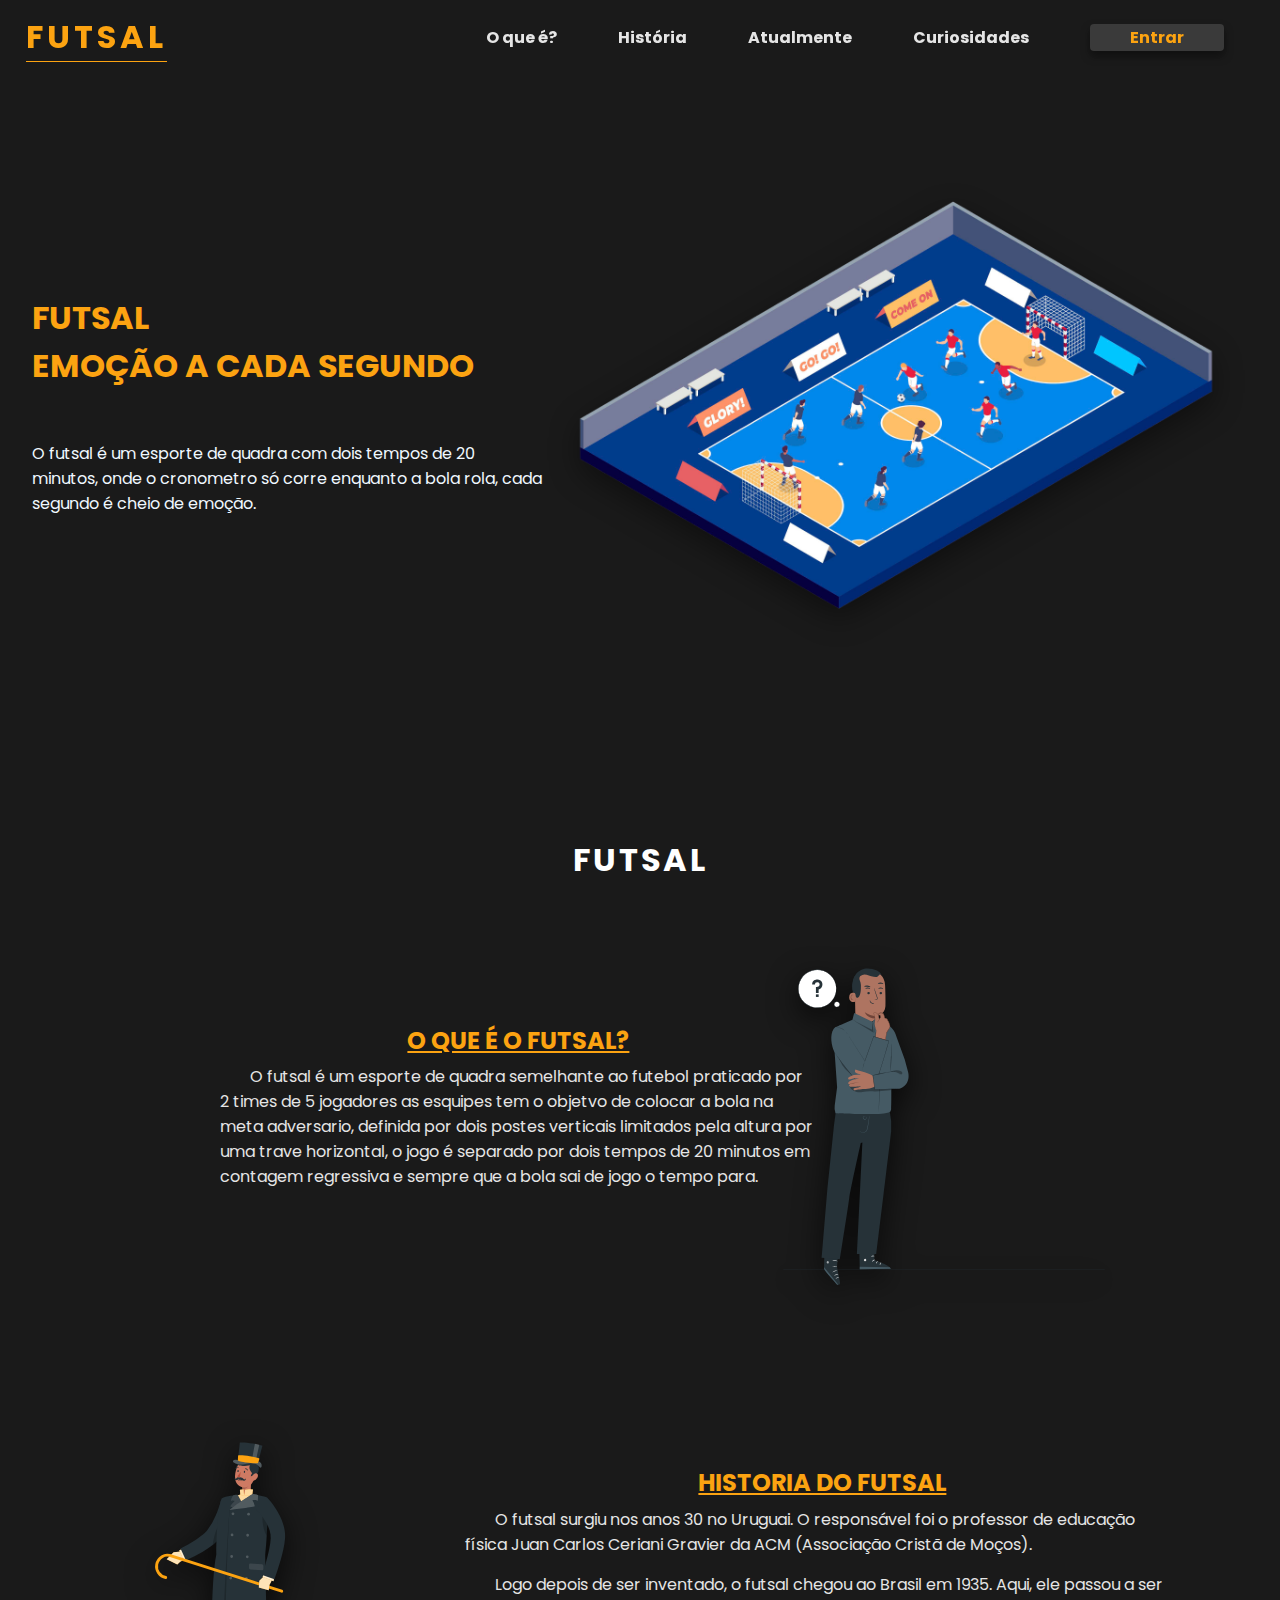
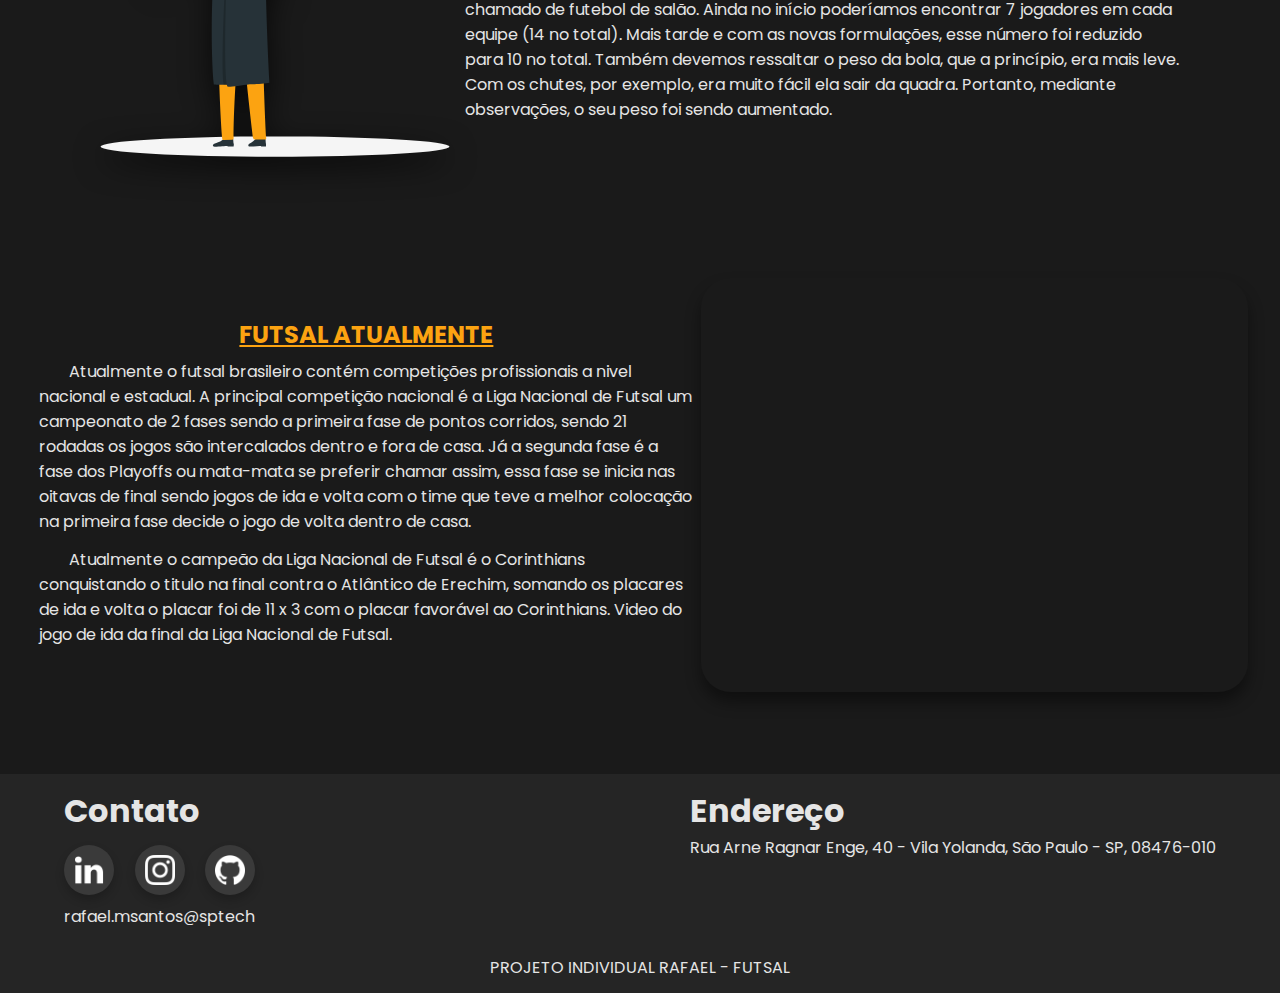
<file: site/public/index.html>
<!DOCTYPE html>
<html lang="pt">

<head>
    <meta charset="UTF-8">
    <meta http-equiv="X-UA-Compatible" content="IE=edge">
    <meta name="viewport" content="width=device-width, initial-scale=1.0">
    <link rel="shortcut icon" href="./img/favicon.ico" />
    <link rel="stylesheet" href="./css/index.css">
    <title>Inicio</title>
</head>

<body>
    <header>
        <div class="container-header">
            <a href="#">
                <h1>FUTSAL</h1>
            </a>
            <div class="navegacao-header">
                <ul>
                    <li><a href="./index.html#oque-e-futsal">O que é?</a></li>
                    <li><a href="./index.html#historia-futsal">História</a></li>
                    <li><a href="./index.html#futsal-atualmente">Atualmente</a></li>
                    <li><a href="./curiosidades.html">Curiosidades</a></li>
                    <!-- <li><a href="./simulador.html">Simulador</a></li> -->
                    <li class="login"><a href="./login.html">Entrar</a></li>
                </ul>
            </div>
        </div>
    </header>
    <main>
        <div class="container-principal">
            <div class="principal-esquerda">
                <h1>futsal<br><span>emoção a cada segundo</span></h1>
                <p>O futsal é um esporte de quadra com dois tempos de 20 minutos, onde o cronometro só corre enquanto a
                    bola rola, cada segundo é cheio de emoção.</p>
            </div>
            <div class="principal-direita">
                <img src="./img/quadra-futsal-animacao.png" class="imagem-principal-direita">
            </div>
        </div>
        <div class="conteudo">

            <h1 class="titulo-conteudo">Futsal</h1>

            <div id="oque-e-futsal" class="oque-e-futsal-container">
                <div class="oque-e-futsal-esquerda">
                    <section>
                        <h2 id="oque-e">O que é o futsal?</h2>
                        <p>
                            O futsal é um esporte de quadra semelhante ao futebol praticado por 2 times de 5 jogadores
                            as esquipes tem o objetvo de colocar a bola na meta adversario, definida por dois postes
                            verticais limitados pela altura por uma trave horizontal, o jogo é separado por dois tempos
                            de 20 minutos em contagem regressiva e sempre que a bola sai de jogo o tempo para.
                        </p>
                    </section>
                </div>
                <div class="oque-e-futsal-direita">
                    <img src="./img/mistery-box-animate.svg" class="imagem-oque-e-futsal">
                </div>
            </div>

            <div id="historia-futsal" class="historia-futsal-container">
                <div class="historia-futsal-esquerda">
                    <section>
                        <h2>Historia do futsal</h2>
                        <p>
                            O futsal surgiu nos anos 30 no Uruguai. O responsável foi o professor de educação física
                            Juan Carlos Ceriani Gravier da ACM (Associação Cristã de Moços).
                        </p>
                        <p>
                            Logo depois de ser inventado, o futsal chegou ao Brasil em 1935. Aqui, ele passou a ser
                            chamado de futebol de salão.

                            Ainda no início poderíamos encontrar 7 jogadores em cada equipe (14 no total). Mais tarde e
                            com as novas formulações, esse número foi reduzido para 10 no total.

                            Também devemos ressaltar o peso da bola, que a princípio, era mais leve. Com os chutes, por
                            exemplo, era muito fácil ela sair da quadra. Portanto, mediante observações, o seu peso foi
                            sendo aumentado.
                        </p>
                    </section>
                </div>
                <div class="historia-futsal-direita">
                    <img src="./img/old-day-animate.svg" class="imagem-historia-futsal">
                </div>
            </div>

            <div id="futsal-atualmente" class="futsal-atualmente-container">
                <div class="futsal-atualmente-esquerda">
                    <section>
                        <h2>Futsal atualmente</h2>
                        <p>
                            Atualmente o futsal brasileiro contém competições profissionais a nivel nacional e estadual.
                            A principal competição nacional é a Liga Nacional de Futsal um campeonato de 2 fases sendo a
                            primeira fase de pontos corridos, sendo 21 rodadas os jogos são intercalados dentro e fora
                            de casa. Já a segunda fase é a fase dos Playoffs ou mata-mata se preferir chamar assim, essa
                            fase se inicia nas oitavas de final sendo jogos de ida e volta com o time que teve a melhor
                            colocação na primeira fase decide o jogo de volta dentro de casa.
                        </p>
                        <p>
                            Atualmente o campeão da Liga Nacional de Futsal é o Corinthians conquistando o titulo na
                            final contra o Atlântico de Erechim, somando os placares de ida e volta o placar foi de 11 x
                            3 com o placar favorável ao Corinthians. Video do jogo de ida da final da Liga Nacional de
                            Futsal.
                        </p>
                    </section>
                </div>
                <div class="futsal-atualmente-direita">
                    <iframe width="100%" height="92%" src="https://www.youtube.com/embed/zK4pI5n_6Zo" frameborder="0"
                        allow="accelerometer; autoplay; clipboard-write; encrypted-media; gyroscope; picture-in-picture"
                        allowfullscreen class="video"></iframe>
                </div>
            </div>
        </div>
    </main>
    <footer>
        <div class="footer-container">
            <div class="contato-endereco">
                <div class="contato">
                    <h1>Contato</h1>
                    <div class="redes-sociais">
                        <ul>
                            <li>
                                <a href="https://www.linkedin.com/in/rafael-felipe-moraes-dos-santos-980273186/"
                                    target="_blank"><img src="./img/linkedin.png" class="imagem-rede-social">
                                </a>
                            </li>
                            <li>
                                <a href="https://www.instagram.com/rafael.felips/" target="_blank"><img
                                        src="./img/instagram.png" class="imagem-rede-social">
                                </a>
                            </li>
                            <li>
                                <a href="https://github.com/rafael-Felips" target="_blank">
                                    <img src="./img/github.png" class="imagem-rede-social">
                                </a>
                            </li>
                        </ul>
                    </div>
                    <span>rafael.msantos@sptech</span>
                </div>
                <div class="endereco">
                    <h1>Endereço</h1>
                    <span>Rua Arne Ragnar Enge, 40 - Vila Yolanda, São Paulo - SP, 08476-010</span>
                </div>
            </div>
            <div class="projeto-individual">
                <span>PROJETO INDIVIDUAL RAFAEL - FUTSAL</span>
            </div>
        </div>
        </div>
    </footer>
</body>

</html>
</file>
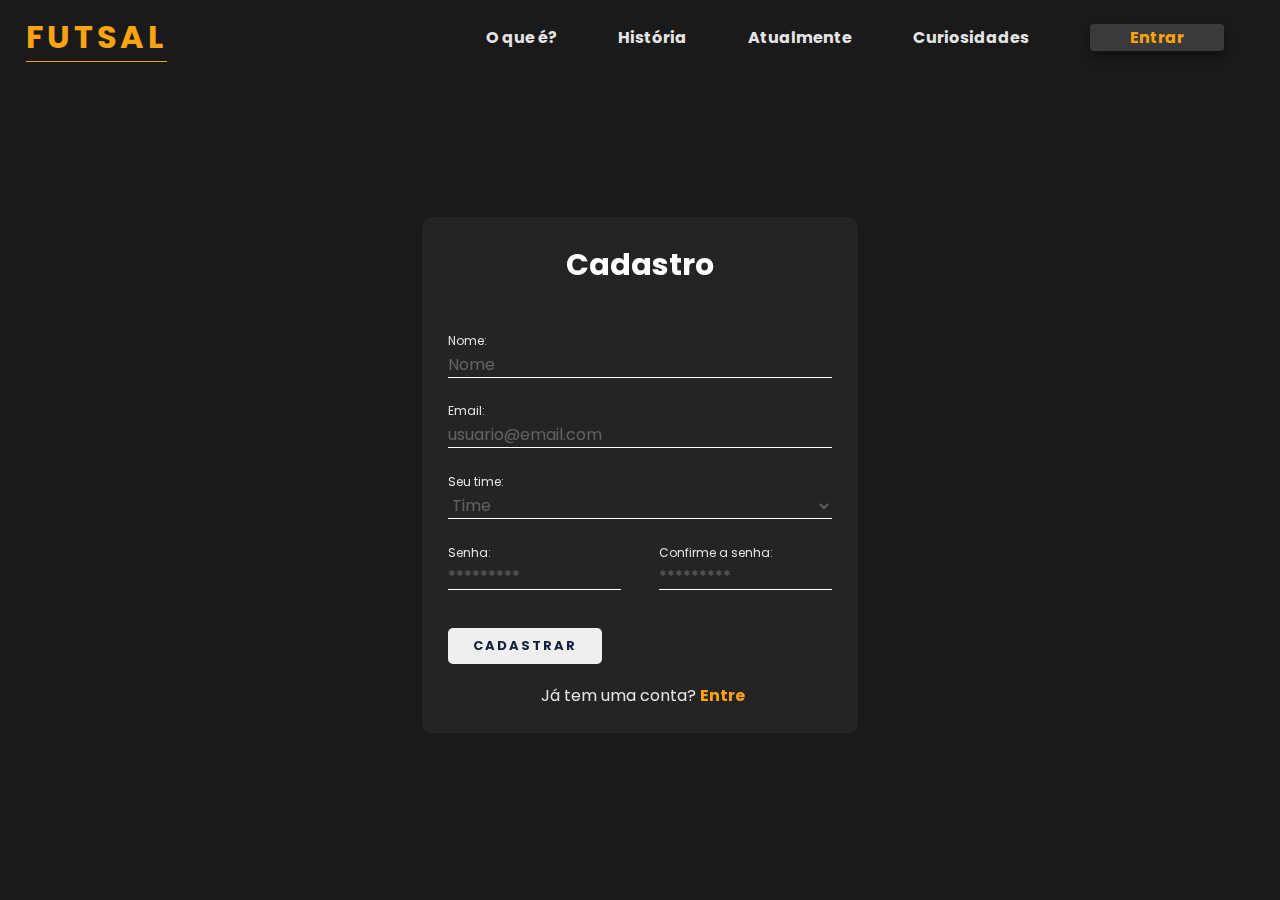
<file: site/public/cadastro.html>
<!DOCTYPE html>
<html lang="pt-BR">

<head>
    <meta charset="UTF-8">
    <meta http-equiv="X-UA-Compatible" content="IE=edge">
    <meta name="viewport" content="width=device-width, initial-scale=1.0">
    <link rel="stylesheet" href="./js/funcoes.js">
    <link rel="shortcut icon" href="./img/favicon.ico" />
    <link rel="stylesheet" href="./css/registro.css">
    <title>Registrar</title>
</head>

<body>
    <header>
        <div class="container-header">
            <a href="./index.html">
                <h1>FUTSAL</h1>
            </a>

            <div class="navegacao-header">
                <ul>
                    <li><a href="./index.html#oque-e-futsal">O que é?</a></li>
                    <li><a href="./index.html#historia-futsal">História</a></li>
                    <li><a href="./index.html#futsal-atualmente">Atualmente</a></li>
                    <li><a href="./curiosidades.html">Curiosidades</a></li>
                    <li class="entrar"><a href="./login.html">Entrar</a></li>
                </ul>
            </div>
        </div>
    </header>
    <main>
        <div class="formulario-completo">
            <div class="login">
                <h2>Cadastro</h2>
                <div class="campo">
                    <span class="titulo_campo">Nome:</span>
                    <input id="nome_input" placeholder="Nome">
                    <span class="validacao" id="span_validacao_nome"></span>
                </div>
                <div class="campo">
                    <span class="titulo_campo">Email:</span>
                    <input id="email_input" placeholder="usuario@email.com">
                    <span class="validacao" id="span_validacao_email"></span>
                </div>
                <div class="campo">
                    <span class="titulo_campo">Seu time:</span>
                    <select id="time_select" class="select-times" onclick="mudarCorSelect()">
                        <option value="time" class="select-inicio">Time</option>
                        <option value="1">ACBF</option>
                        <option value="2">Assoeva</option>
                        <option value="3">Atlântico</option>
                        <option value="4">Blumenau</option>
                        <option value="5">Campo Mourão</option>
                        <option value="6">Cascavel</option>
                        <option value="7">Corinthians</option>
                        <option value="8">Foz Cataratas</option>
                        <option value="9">Jaraguá</option>
                        <option value="10">Joaçaba</option>
                        <option value="11">Joinville</option>
                        <option value="12">Magnus</option>
                        <option value="13">Marechal</option>
                        <option value="14">Marreco</option>
                        <option value="15">Minas</option>
                        <option value="16">Pato</option>
                        <option value="17">Praia Clube</option>
                        <option value="18">Santo André</option>
                        <option value="19">São José</option>
                        <option value="20">Taubaté</option>
                        <option value="21">Tubarão</option>
                        <option value="22">Umuarama</option>
                    </select>
                    <span class="validacao" id="validacao_time"></span>
                </div>
                <div class="container-senhas">
                    <div class="campo">
                        <span class="titulo_campo">Senha:</span>
                        <input id="senha_input" type="password" placeholder="*********">
                        <span class="validacao" id="validacao_senha"></span>
                    </div>
                    <div class="campo">
                        <span class="titulo_campo">Confirme a senha:</span>
                        <input id="confirmacao_senha_input" type="password" placeholder="*********">
                        <span class="validacao" id="validacao_confirme_senha"></span>
                    </div>
                </div>
                <button onclick="validar()" class="botao">
                    Cadastrar
                </button>
                <div class="ja-tem-uma-conta">
                    <span>Já tem uma conta? <a href="./login.html">Entre</a></span>
                </div>

                <!-- Div do card de erros -->
                <div id="div_erros_login">
                    <div class="card_erro" id="cardErro">
                        <span id="mensagem_erro"></span>
                    </div>
                </div>
            </div>
        </div>
    </main>
</body>

</html>

<script>
    const times = ["ACBF", "Assoeva", "Atlântico", "Blumenau", "Campo Mourão", "Cascavel", "Corinthians", "Foz Cataratas", "Jaraguá", "Joaçaba", "Joinville", "Magnus", "Marechal", "Marreco", "Minas", "Pato", "Praia Clube", "Santo André", "São José", "Taubaté", "Tubarão", "Umuarama"]
    function validar() {
        var validarSessao = 0
        
        const usuario = {
            nome: nome_input.value,
            email: email_input.value,
            time: time_select.value,
            senha: senha_input.value,
            confirme_senha: confirmacao_senha_input.value
        }

        if (usuario.nome.length < 3) {
            span_validacao_nome.innerHTML = `Nome inválido`
        }
        else {
            span_validacao_nome.innerHTML = ``
            validarSessao +=1
        }
        if (usuario.email.indexOf("@") == -1) {
            span_validacao_email.innerHTML = 'Email invalido'
        } else {
            span_validacao_email.innerHTML = ``
            validarSessao += 1
        }
        if (usuario.time == "time") {
            validacao_time.innerHTML = `Time invalido`
        } else {
            validacao_time.innerHTML = ``
            validarSessao += 1
        }
        if (usuario.senha.length < 6) {
            validacao_senha.innerHTML = `Senha inválida`
        } else{
            validacao_senha.innerHTML = ``
            validarSessao += 1
        }
        if (usuario.confirme_senha != usuario.senha) {
            validacao_confirme_senha.innerHTML = `Senha incorreta`
        } else {
            validacao_confirme_senha.innerHTML = ``
            validarSessao += 1
        }

        if(validarSessao == 5){
            cadastrar()
        }
    }

</script>


<script>

    function mudarCorSelect() {
        if (time_select.value == 1) {
            time_select.style.color = '#e5e5e550'
        } else {
            time_select.style.color = '#fff'
        }
    }

    function cadastrar() {
        ///      aguardar();

        //Recupere o valor da nova input pelo nome do id
        // Agora vá para o método fetch logo abaixo
        var nomeVar = nome_input.value;
        var emailVar = email_input.value;
        var timeVar = time_select.value;
        var senhaVar = senha_input.value;
        var confirmacaoSenhaVar = confirmacao_senha_input.value;

        // if (nomeVar == "" || emailVar == "" || senhaVar == "" || confirmacaoSenhaVar == "") {
        //     cardErro.style.display = "block"
        //     alert("Mensagem de erro para todos os campos em branco")

        //     //   finalizarAguardar();
        //     return false;
        // }
        // else if (timeVar == "time") {
        //     validacao_time.innerHTML = `Time invalido`
        // } else {
        //     setInterval(sumirMensagem, 5000)
        // }

        // Enviando o valor da nova input
        fetch("/usuarios/cadastrar", {
            method: "POST",
            headers: {
                "Content-Type": "application/json"
            },
            body: JSON.stringify({
                // crie um atributo que recebe o valor recuperado aqui
                // Agora vá para o arquivo routes/usuario.js
                nomeServer: nomeVar,
                emailServer: emailVar,
                timeServer: timeVar,
                senhaServer: senhaVar
            })
        }).then(function (resposta) {

            console.log("resposta: ", resposta);

            if (resposta.ok) {
                cardErro.style.display = "block";

                mensagem_erro.innerHTML = "Cadastro realizado com sucesso! Redirecionando para tela de Login...";

                setTimeout(() => {
                    window.location = "login.html";
                }, "2000")

                limparFormulario();
                //      finalizarAguardar();
            } else {
                throw ("Houve um erro ao tentar realizar o cadastro!");
            }
        }).catch(function (resposta) {
            console.log(`#ERRO: ${resposta}`);
            //finalizarAguardar();
        });

        return false;
    }

    function sumirMensagem() {
        cardErro.style.display = "none"
    }

</script>
</file>
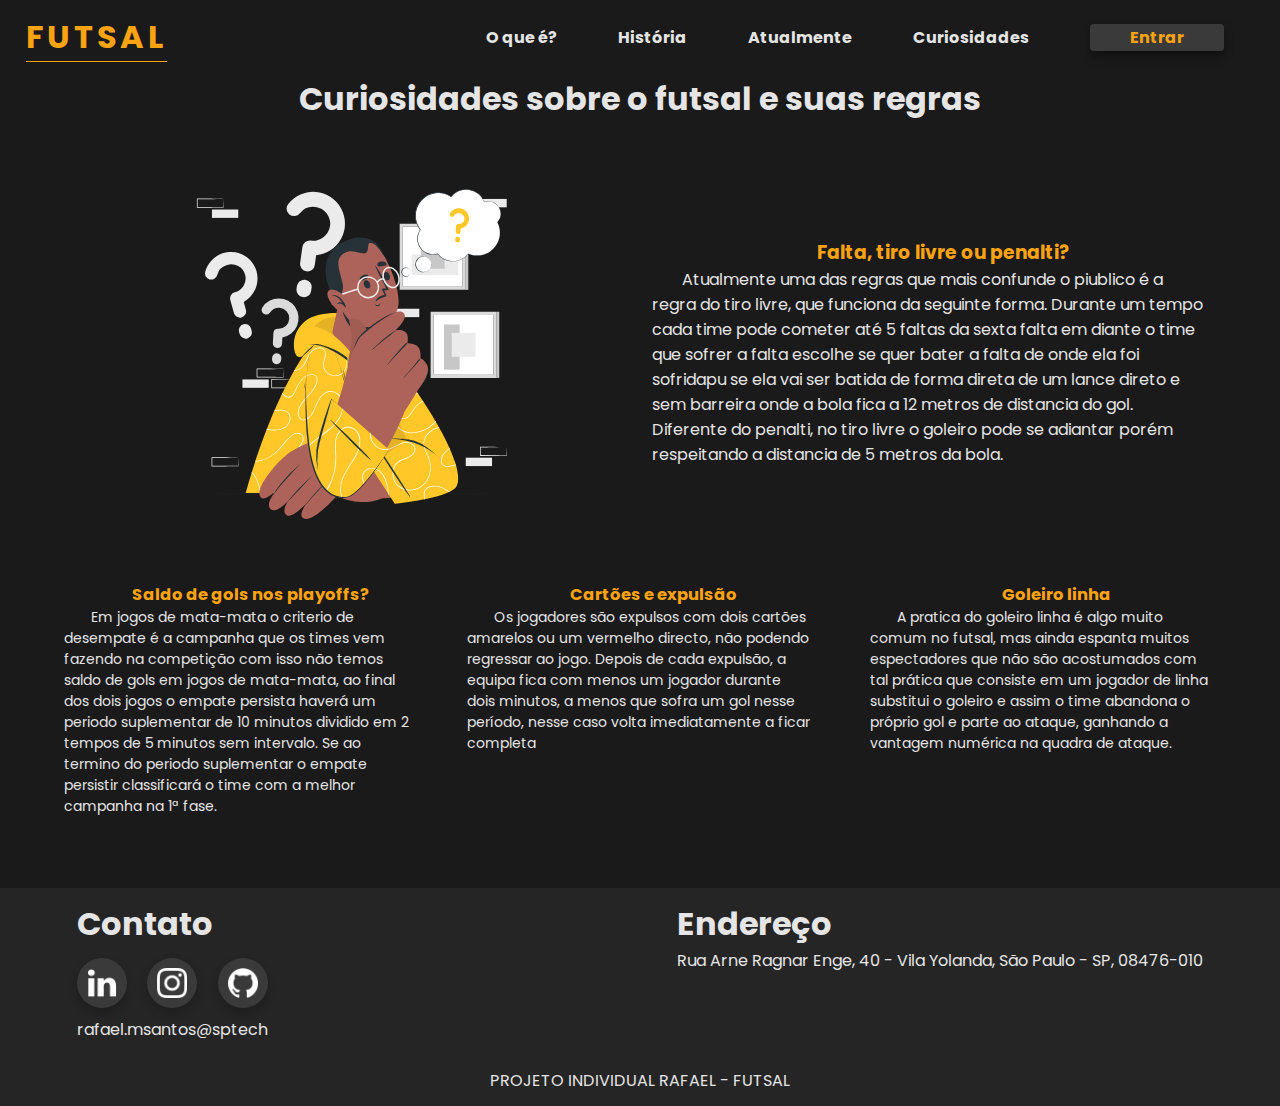
<file: site/public/curiosidades.html>
<!DOCTYPE html>
<html lang="pt-BR">

<head>
    <meta charset="UTF-8">
    <meta http-equiv="X-UA-Compatible" content="IE=edge">
    <meta name="viewport" content="width=device-width, initial-scale=1.0">
    <link rel="shortcut icon" href="./img/favicon.ico" />
    <link rel="stylesheet" href="./css/curiosidades.css">
    <title>Regras</title>
</head>

<body>
    <header>
        <div class="container-header">
            <a href="./index.html">
                <h1>FUTSAL</h1>
            </a>

            <div class="navegacao-header">
                <ul>
                    <li><a href="./index.html#oque-e-futsal">O que é?</a></li>
                    <li><a href="./index.html#historia-futsal">História</a></li>
                    <li><a href="./index.html#futsal-atualmente">Atualmente</a></li>
                    <li><a href="#">Curiosidades</a></li>
                    <li class="entrar"><a href="./login.html">Entrar</a></li>
                </ul>
            </div>
        </div>
    </header>
    <main>
        <h1>Curiosidades sobre o futsal e suas regras</h1>
        <div class="container-curiosidades">
            <div class="curiosidade-inicio">
                <div class="curiosidade-imagem">
                    <img src="./img/thinking-face-animate.svg" class="imagem">
                </div>
                <div class="curiosidade-texto">
                    <section>
                        <h3>Falta, tiro livre ou penalti?</h3>
                        <p>
                            Atualmente uma das regras que mais confunde o piublico é a regra do tiro livre, que funciona
                            da seguinte forma. Durante um tempo cada time pode cometer até 5 faltas da sexta falta em
                            diante o time que sofrer a falta escolhe se quer bater a falta de onde ela foi sofridapu se
                            ela vai ser batida de forma direta de um lance direto e sem barreira onde a bola fica a 12
                            metros de distancia do gol. Diferente do penalti, no tiro livre o goleiro pode se adiantar
                            porém respeitando a distancia de 5 metros da bola.
                        </p>
                    </section>
                </div>
            </div>
            <div class="curiosidade-container-conteudo">
                <div class="curiosidade-conteudo">
                    <section>
                    <h3>Saldo de gols nos playoffs?</h3>
                        <p>
                           Em jogos de mata-mata o criterio de desempate é a campanha que os times vem fazendo na competição com isso não temos saldo de gols em jogos de mata-mata, ao final dos dois jogos o empate persista haverá um periodo suplementar de 10 minutos dividido em 2 tempos de 5 minutos sem intervalo. Se ao termino do periodo suplementar o empate persistir classificará o time com a melhor campanha na 1ª fase.
                        </p>
                    </section>
                </div>
                <div class="curiosidade-conteudo">
                    <section>
                    <h3>Cartões e expulsão</h3>
                        <p>
                            Os jogadores são expulsos com dois cartões amarelos ou um vermelho directo, não podendo regressar ao jogo. Depois de cada expulsão, a equipa fica com menos um jogador durante dois minutos, a menos que sofra um gol nesse período, nesse caso volta imediatamente a ficar completa
                        </p>
                    </section>
                </div>
                <div class="curiosidade-conteudo">
                    <section>
                    <h3>Goleiro linha</h3>
                        <p>
                            A pratica do goleiro linha é algo muito comum no futsal, mas ainda espanta muitos espectadores que não são acostumados com tal prática que consiste em um jogador de linha substitui o goleiro e assim o time abandona o próprio gol e parte ao ataque, ganhando a vantagem numérica na quadra de ataque.
                        </p>
                    </section>
                </div>
            </div>

        </div>
    </main>
    <footer>
        <div class="footer-container">
            <div class="contato-endereco">
                <div class="contato">
                    <h1>Contato</h1>
                    <div class="redes-sociais">
                        <ul>
                            <li>
                                <a href="https://www.linkedin.com/in/rafael-felipe-moraes-dos-santos-980273186/"
                                    target="_blank"><img src="./img/linkedin.png" class="imagem-rede-social">
                                </a>
                            </li>
                            <li>
                                <a href="https://www.instagram.com/rafael.felips/" target="_blank"><img
                                        src="./img/instagram.png" class="imagem-rede-social">
                                </a>
                            </li>
                            <li>
                                <a href="https://github.com/rafael-Felips" target="_blank">
                                    <img src="./img/github.png" class="imagem-rede-social">
                                </a>
                            </li>
                        </ul>
                    </div>
                    <span>rafael.msantos@sptech</span>
                </div>
                <div class="endereco">
                    <h1>Endereço</h1>
                    <span>Rua Arne Ragnar Enge, 40 - Vila Yolanda, São Paulo - SP, 08476-010</span>
                </div>
            </div>
            <div class="projeto-individual">
                <span>PROJETO INDIVIDUAL RAFAEL - FUTSAL</span>
            </div>
        </div>
        </div>
    </footer>
</body>

</html>
</file>
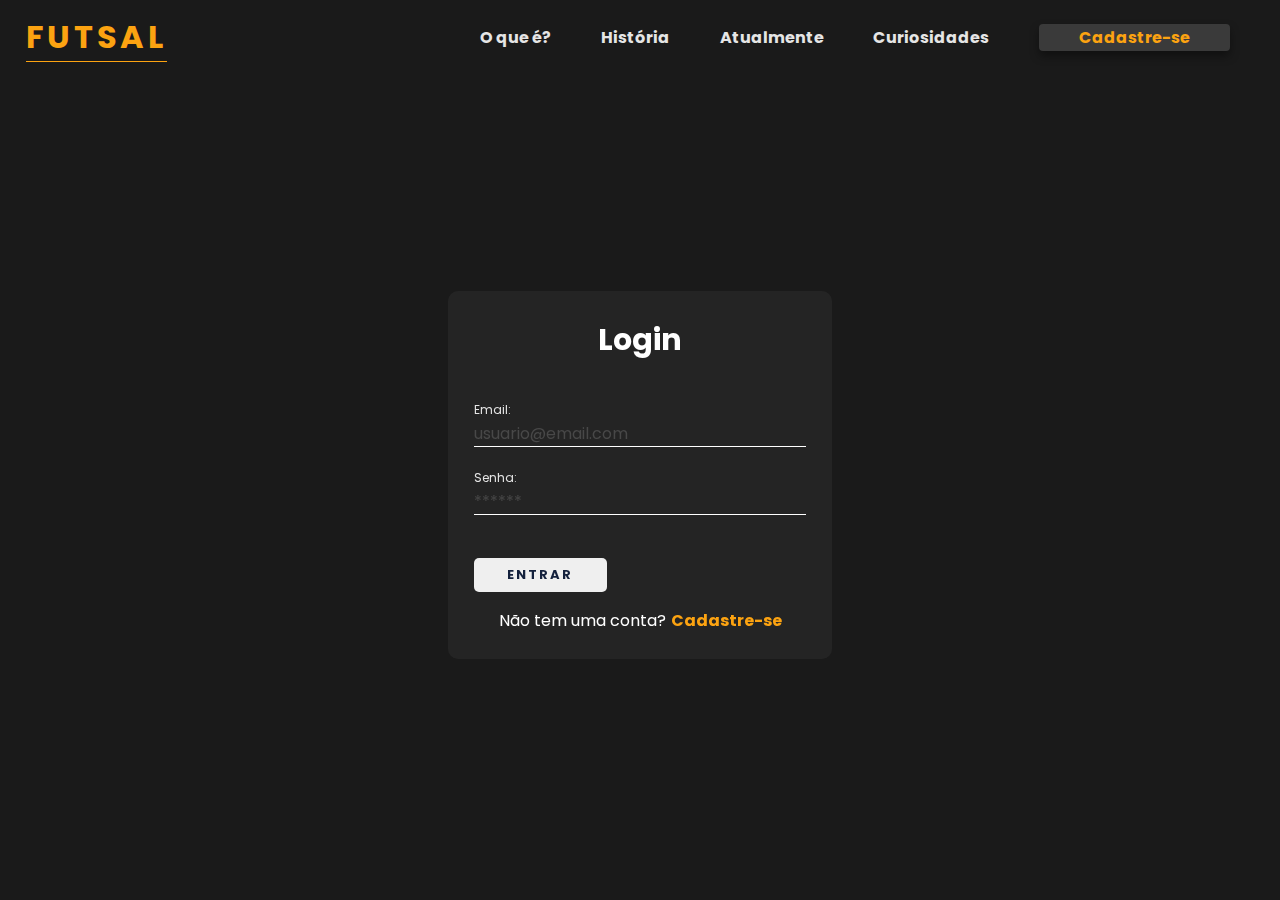
<file: site/public/login.html>
<!DOCTYPE html>
<html lang="pt-BR">

<head>
    <meta charset="UTF-8">
    <meta http-equiv="X-UA-Compatible" content="IE=edge">
    <meta name="viewport" content="width=device-width, initial-scale=1.0">
    <link rel="shortcut icon" href="./img/favicon.ico" />
    <link rel="stylesheet" href="./css/login.css">
    <title>Login</title>
</head>

<body>
    <header>
        <div class="container-header">
            <a href="./index.html">
                <h1>FUTSAL</h1>
            </a>

            <div class="navegacao-header">
                <ul>
                    <li><a href="./index.html#oque-e-futsal">O que é?</a></li>
                    <li><a href="./index.html#historia-futsal">História</a></li>
                    <li><a href="./index.html#futsal-atualmente">Atualmente</a></li>
                    <li><a href="./curiosidades.html">Curiosidades</a></li>
                    <li class="entrar"><a href="./cadastro.html">Cadastre-se</a></li>
                </ul>
            </div>
        </div>
    </header>
    <div class="formulario-completo">
        <div class="login">
            <h2>Login</h2>
            <div class="campo">
                <span>Email:</span>
                <input id="email_input" placeholder="usuario@email.com">
            </div>
            <div class="campo">
                <Span>Senha:</Span>
                <input id="senha_input" type="password" placeholder="******">
                <span id="validacao" class="validacao"></span>
            </div>
            <button class="botao" onclick="entrar()">
                Entrar
            </button>
            <div class="nao-tem-uma-conta">
                Não tem uma conta? <span><a href="./cadastro.html">Cadastre-se</a></span>
            </div>
        </div>
    </div>
</body>

</html>

<script>
    function entrar() {
        //aguardar();

        var emailVar = email_input.value;
        var senhaVar = senha_input.value;

        if (emailVar == "" || senhaVar == "") {
            validacao.innerHTML = `usuario ou senha não podem ser nulos`

            return false;
        }
        else {
            setInterval(sumirMensagem, 5000)
        }

        console.log("FORM LOGIN: ", emailVar);
        console.log("FORM SENHA: ", senhaVar);

        fetch("/usuarios/autenticar", {
            method: "POST",
            headers: {
                "Content-Type": "application/json"
            },
            body: JSON.stringify({
                emailServer: emailVar,
                senhaServer: senhaVar
            })
        }).then(function (resposta) {
            console.log("ESTOU NO THEN DO entrar()!")

            if (resposta.ok) {
                console.log(resposta);

                resposta.json().then(json => {
                    console.log(json);
                    console.log(JSON.stringify(json));

                    sessionStorage.EMAIL_USUARIO = json.email;
                    sessionStorage.NOME_USUARIO = json.nome;
                    sessionStorage.ID_USUARIO = json.idUsuario;

                    setTimeout(function () {
                        window.location = "./dashboard.html";
                    }, 1000); // apenas para exibir o loading

                });

            } else {
                // innerHYML dizendo que as credencias nao batem como banco
                validacao.innerHTML = `usuario não encontrado`
                console.log("Houve um erro ao tentar realizar o login!");

                resposta.text().then(texto => {
                    console.error(texto);
        //            finalizarAguardar(texto);
                });
            }

        }).catch(function (erro) {
            console.log(erro);
        })

        return false;
    }

    function sumirMensagem() {
        // cardErro.style.display = "none"
    }

</script>
</file>
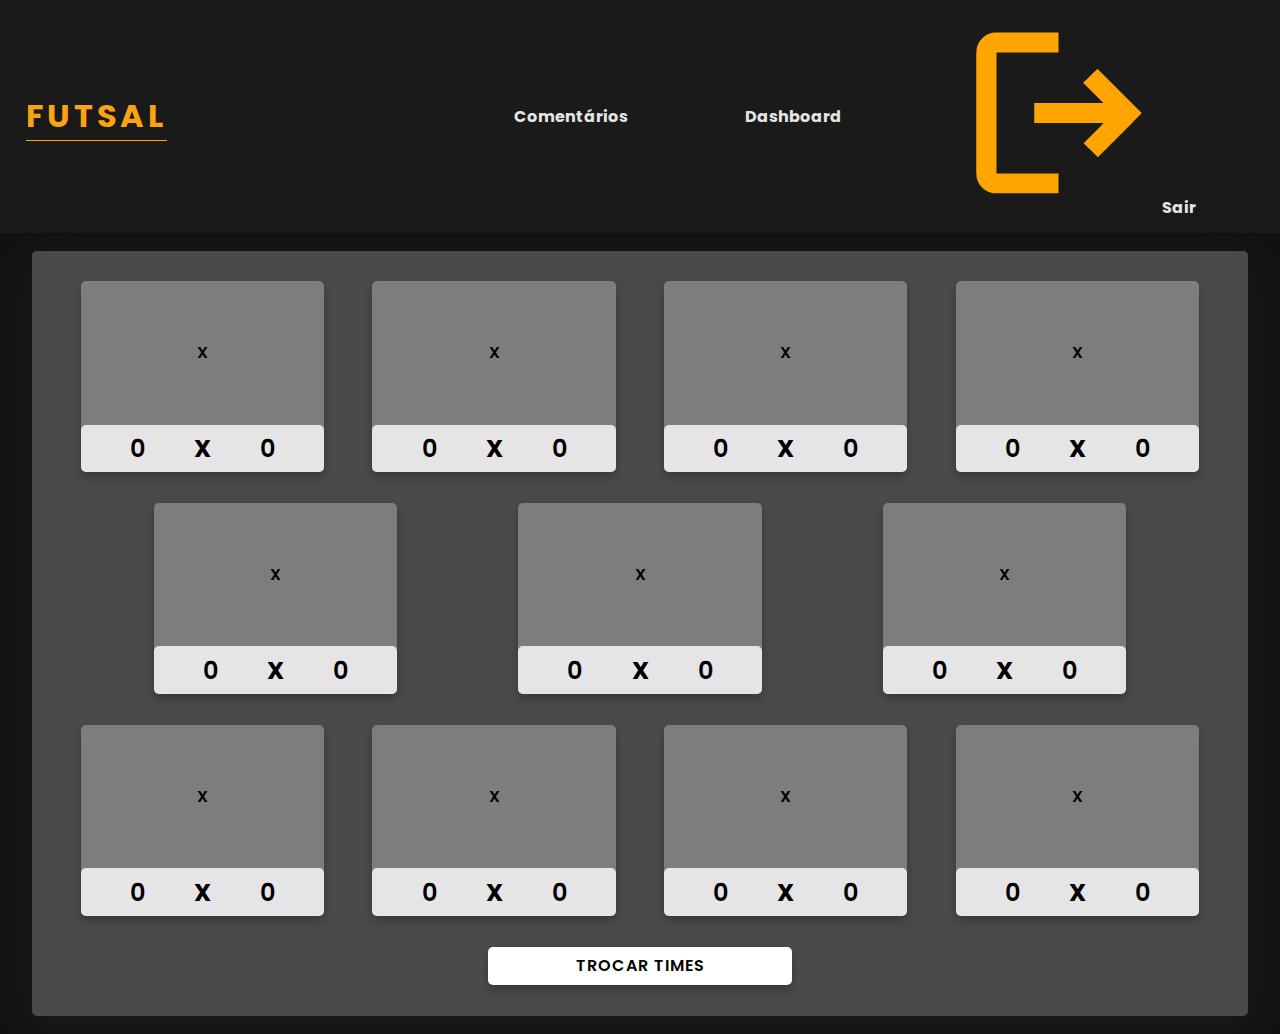
<file: site/public/simulador.html>
<!DOCTYPE html>
<html lang="en">

<head>
    <meta charset="UTF-8">
    <meta http-equiv="X-UA-Compatible" content="IE=edge">
    <meta name="viewport" content="width=device-width, initial-scale=1.0">
    <link rel="shortcut icon" href="./img/favicon.ico" />
    <link rel="stylesheet" href="./css/simulador.css">

    <title>Simulador de jogos</title>
</head>

<body>
    <header>
        <div class="container-header">
            <a href="./index.html">
                <h1>FUTSAL</h1>
            </a>

            <div class="navegacao-header">
                <ul>
                    <li><a href="./comentarios.html">Comentários</a></li>
                    <li><a href="./dashboard.html">Dashboard</a></li>
                    <li class="login"><a href="index.html"> <img src="./img/logout.png" class="icon-logout"> Sair</a></li>
                </ul>
            </div>
        </div>
    </header>

    <div class="container">
        <div class="quadro-finais">
            <div class="fileira">
                <div class="jogo">
                    <div class="confronto">
                        <div class="container-time">
                            <span id="time_7"></span>
                        </div>
                        <span>X</span>
                        <div class="container-time">
                            <span id="time_8"></span>
                        </div>
                    </div>
                    <div class="placar">
                        <span id="placar_7">0</span> <b>X</b> <span id="placar_8">0</span>
                    </div>
                </div>
                <div class="jogo">
                    <div class="confronto">
                        <div class="container-time">
                            <span id="time_9"></span>
                        </div>
                        <span>X</span>
                        <div class="container-time">
                            <span id="time_10"></span>
                        </div>
                    </div>
                    <div class="placar">
                        <span id="placar_9">0</span> <b>X</b> <span id="placar_10">0</span>
                    </div>
                </div>
                <div class="jogo">
                    <div class="confronto">
                        <div class="container-time">
                            <span id="time_11"></span>
                        </div>
                        <span>X</span>
                        <div class="container-time">
                            <span id="time_12"></span>
                        </div>
                    </div>
                    <div class="placar">
                        <span id="placar_11">0</span> <b>X</b> <span id="placar_12">0</span>
                    </div>
                </div>
                <div class="jogo">
                    <div class="confronto">
                        <div class="container-time">
                            <span id="time_13"></span>
                        </div>
                        <span>X</span>
                        <div class="container-time">
                            <span id="time_14"></span>
                        </div>
                    </div>
                    <div class="placar">
                        <span id="placar_13">0</span> <b>X</b> <span id="placar_14">0</span>
                    </div>
                </div>
            </div>
            <div class="fileira">
                <div class="jogo">
                    <div class="confronto">
                        <div class="container-time">
                            <span id="time_1"></span>
                        </div>
                        <span>X</span>
                        <div class="container-time">
                            <span id="time_2"></span>
                        </div>
                    </div>
                    <div class="placar">
                        <span id="placar_1">0</span> <b>X</b> <span id="placar_2">0</span>
                    </div>
                </div>
                <div class="jogo">
                    <div class="confronto">
                        <div class="container-time">
                            <span id="time_3"></span>
                        </div>
                        <span>X</span>
                        <div class="container-time">
                            <span id="time_4"></span>
                        </div>
                    </div>
                    <div class="placar">
                        <span id="placar_3">0</span> <b>X</b> <span id="placar_4">0</span>
                    </div>
                </div>
                <div class="jogo">
                    <div class="confronto">
                        <div class="container-time">
                            <span id="time_5"></span>
                        </div>
                        <span>X</span>
                        <div class="container-time">
                            <span id="time_6"></span>
                        </div>
                    </div>
                    <div class="placar">
                        <span id="placar_5">0</span> <b>X</b> <span id="placar_6">0</span>
                    </div>
                </div>
            </div>
            <div class="fileira">
                <div class="jogo">
                    <div class="confronto">
                        <div class="container-time">
                            <span id="time_15"></span>
                        </div>
                        <span>X</span>
                        <div class="container-time">
                            <span id="time_16"></span>
                        </div>
                    </div>
                    <div class="placar">
                        <span id="placar_15">0</span> <b>X</b> <span id="placar_16">0</span>
                    </div>
                </div>
                <div class="jogo">
                    <div class="confronto">
                        <div class="container-time">
                            <span id="time_17"></span>
                        </div>
                        <span>X</span>
                        <div class="container-time">
                            <span id="time_18"></span>
                        </div>
                    </div>
                    <div class="placar">
                        <span id="placar_17">0</span> <b>X</b> <span id="placar_18">0</span>
                    </div>
                </div>
                <div class="jogo">
                    <div class="confronto">
                        <div class="container-time">
                            <span id="time_19"></span>
                        </div>
                        <span>X</span>
                        <div class="container-time">
                            <span id="time_20"></span>
                        </div>
                    </div>
                    <div class="placar">
                        <span id="placar_19">0</span> <b>X</b> <span id="placar_20">0</span>
                    </div>
                </div>
                <div class="jogo">
                    <div class="confronto">
                        <div class="container-time">
                            <span id="time_21"></span>
                        </div>
                        <span>X</span>
                        <div class="container-time">
                            <span id="time_22"></span>
                        </div>
                    </div>
                    <div class="placar">
                        <span id="placar_21">0</span> <b>X</b> <span id="placar_22">0</span>
                    </div>
                </div>
            </div>
            <button onclick="simular_jogos()" class="botao">Trocar times</button>
        </div>

    </div>
    </div>
</body>

</html>

<script>
    var rodada = 1;
    const times_liga = [
        "<div class='time'><img src='./img/escudo-ACBF.png' class='imagem-time'><span class='nome-time'>ACBF</span></div>",
        "<div class='time'><img src='./img/escudo-Assoeva.png' class='imagem-time'><span class='nome-time'>Assoeva</span></div>",
        "<div class='time'><img src='./img/escudo-Atlantico.png' class='imagem-time'><span class='nome-time'>Atlântico</span></div>",
        "<div class='time'><img src='./img/escudo-Blumenau.png' class='imagem-time'><span class='nome-time'>Blumenau</span></div>",
        "<div class='time'><img src='./img/escudo-Campo-Mourao.png' class='imagem-time'><span class='nome-time'>Campo Mourão</span></div>",
        "<div class='time'><img src='./img/escudo-Cascavel.png' class='imagem-time'><span class='nome-time'>Cascavel</span></div>",
        "<div class='time'><img src='./img/escudo-Corinthians.png' class='imagem-time'><span class='nome-time'>Corinthians</span></div>",
        "<div class='time'><img src='./img/escudo-Foz-Cataratas.png' class='imagem-time'><span class='nome-time'>Foz Cataratas</span></div>",
        "<div class='time'><img src='./img/escudo-Jaragua.png' class='imagem-time'><span class='nome-time'>Jaraguá</span></div>",
        "<div class='time'><img src='./img/escudo-Joacaba.png' class='imagem-time'><span class='nome-time'>Joaçaba</span></div>",
        "<div class='time'><img src='./img/escudo-Joinville.png' class='imagem-time'><span class='nome-time'>Joinville</span></div>",
        "<div class='time'><img src='./img/escudo-Magnus.png' class='imagem-time'><span class='nome-time'>Magnus</span></div>",
        "<div class='time'><img src='./img/escudo-Marechal.png' class='imagem-time'><span class='nome-time'>Marechal</span></div>",
        "<div class='time'><img src='./img/escudo-Marreco.png' class='imagem-time'><span class='nome-time'>Marreco</span></div>",
        "<div class='time'><img src='./img/escudo-Minas.png' class='imagem-time'><span class='nome-time'>Minas</span></div>",
        "<div class='time'><img src='./img/escudo-Pato.png' class='imagem-time'><span class='nome-time'>Pato</span></div>",
        "<div class='time'><img src='./img/escudo-Praia.png' class='imagem-time'><span class='nome-time'>Praia</span></div>",
        "<div class='time'><img src='./img/escudo-Santo-Andre.png' class='imagem-time'><span class='nome-time'>Santo André</span></div>",
        "<div class='time'><img src='./img/escudo-Sao-Jose.png' class='imagem-time'><span class='nome-time'>São José</span></div>",
        "<div class='time'><img src='./img/escudo-Taubate.png' class='imagem-time'><span class='nome-time'>Taubaté</span></div>",
        "<div class='time'><img src='./img/escudo-Tubarao.png' class='imagem-time'><span class='nome-time'>Tubarão</span></div>",
        "<div class='time'><img src='./img/escudo-Umuarama.png' class='imagem-time'><span class='nome-time'>Umuarama</span></div>"]

    function simular_jogos() {
        const num_aleatorio = [];
        for (var i = 0; i < 22; i++) {
            var time = Math.floor(Math.random() * 22);
            if (num_aleatorio.indexOf(time) == -1) {
                num_aleatorio.push(time);
            }
            else
                i--;
        }

        console.log(num_aleatorio)

        placar_1.innerHTML = Math.floor(Math.random() * 8)
        placar_2.innerHTML = Math.floor(Math.random() * 8)
        placar_3.innerHTML = Math.floor(Math.random() * 8)
        placar_4.innerHTML = Math.floor(Math.random() * 8)
        placar_5.innerHTML = Math.floor(Math.random() * 8)
        placar_6.innerHTML = Math.floor(Math.random() * 8)
        placar_7.innerHTML = Math.floor(Math.random() * 8)
        placar_8.innerHTML = Math.floor(Math.random() * 8)
        placar_9.innerHTML = Math.floor(Math.random() * 8)
        placar_10.innerHTML = Math.floor(Math.random() * 8)
        placar_11.innerHTML = Math.floor(Math.random() * 8)
        placar_12.innerHTML = Math.floor(Math.random() * 8)
        placar_13.innerHTML = Math.floor(Math.random() * 8)
        placar_14.innerHTML = Math.floor(Math.random() * 8)
        placar_15.innerHTML = Math.floor(Math.random() * 8)
        placar_16.innerHTML = Math.floor(Math.random() * 8)
        placar_17.innerHTML = Math.floor(Math.random() * 8)
        placar_18.innerHTML = Math.floor(Math.random() * 8)
        placar_19.innerHTML = Math.floor(Math.random() * 8)
        placar_20.innerHTML = Math.floor(Math.random() * 8)
        placar_21.innerHTML = Math.floor(Math.random() * 8)
        placar_22.innerHTML = Math.floor(Math.random() * 8)

        time_1.innerHTML = times_liga[num_aleatorio[0]]
        time_2.innerHTML = times_liga[num_aleatorio[1]]
        time_3.innerHTML = times_liga[num_aleatorio[2]]
        time_4.innerHTML = times_liga[num_aleatorio[3]]
        time_5.innerHTML = times_liga[num_aleatorio[4]]
        time_6.innerHTML = times_liga[num_aleatorio[5]]
        time_7.innerHTML = times_liga[num_aleatorio[6]]
        time_8.innerHTML = times_liga[num_aleatorio[7]]
        time_9.innerHTML = times_liga[num_aleatorio[8]]
        time_10.innerHTML = times_liga[num_aleatorio[9]]
        time_11.innerHTML = times_liga[num_aleatorio[10]]
        time_12.innerHTML = times_liga[num_aleatorio[11]]
        time_13.innerHTML = times_liga[num_aleatorio[12]]
        time_14.innerHTML = times_liga[num_aleatorio[13]]
        time_15.innerHTML = times_liga[num_aleatorio[14]]
        time_16.innerHTML = times_liga[num_aleatorio[15]]
        time_17.innerHTML = times_liga[num_aleatorio[16]]
        time_18.innerHTML = times_liga[num_aleatorio[17]]
        time_19.innerHTML = times_liga[num_aleatorio[18]]
        time_20.innerHTML = times_liga[num_aleatorio[19]]
        time_21.innerHTML = times_liga[num_aleatorio[20]]
        time_22.innerHTML = times_liga[num_aleatorio[21]]

        document.title = `${rodada}ª Rodada`

        rodada += 1

        if (rodada == 22) {
            rodada = 1;
        }
    }

</script>
</file>
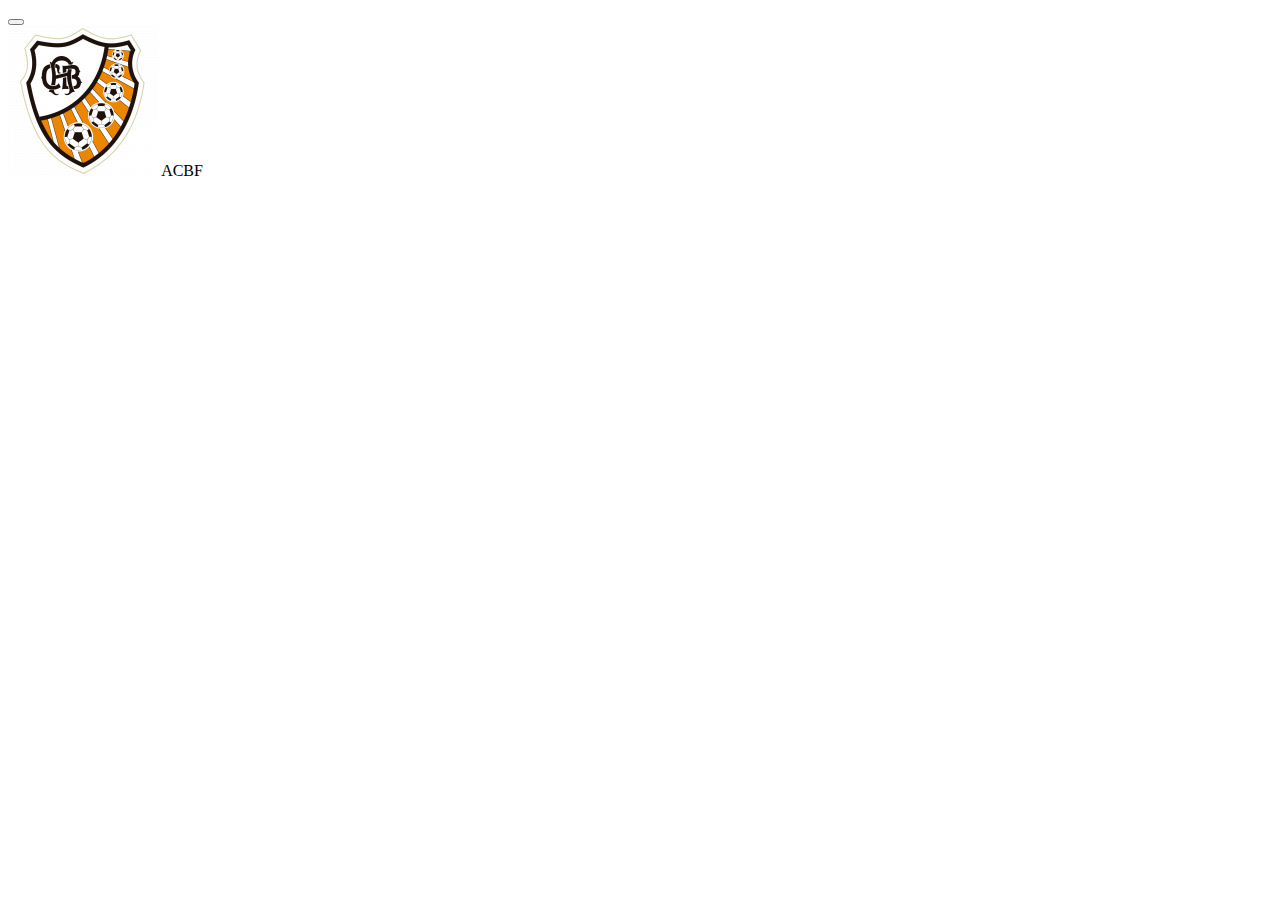
<file: site/public/texte-aleatorios.html>
<!DOCTYPE html>
<html lang="en">

<head>
    <meta charset="UTF-8">
    <meta http-equiv="X-UA-Compatible" content="IE=edge">
    <meta name="viewport" content="width=device-width, initial-scale=1.0">
    <title>Document</title>
</head>

<body>
    <button onclick="generateRan()"></button>

    <div class='time'>
        <img src='./img/escudo-ACBF.png' class='imagem-time'>
        <span class='nome-time'>
            ACBF
        </span>
    </div>
</body>

</html>

<script>
    var random = [];
    function generateRan() {
        random = [];
        var max = 16;
        for (var i = 0; i < max; i++) {
            var temp = Math.floor(Math.random() * max);
            if (random.indexOf(temp) == -1) {
                random.push(temp);
            }
            else
                i--;
        }
        console.log(random)
    }

    const times_liga = [
        "<div class='time'><img src='./img/escudo-ACBF.png' class='imagem-time'><span class='nome-time'>ACBF</span></div>",
        "<div class='time'><img src='./img/escudo-Assoeva.png' class='imagem-time'><span class='nome-time'>Assoeva</span></div>",
        "<div class='time'><img src='./img/escudo-Atlantico.png' class='imagem-time'><span class='nome-time'>Atlântico</span></div>",
        "<div class='time'><img src='./img/escudo-Blumenau.png' class='imagem-time'><span class='nome-time'>Blumenau</span></div>",
        "<div class='time'><img src='./img/escudo-Campo-Mourao.png' class='imagem-time'><span class='nome-time'>Campo Mourão</span></div>",
        "<div class='time'><img src='./img/escudo-Cascavel.png' class='imagem-time'><span class='nome-time'>Cascavel</span></div>",
        "<div class='time'><img src='./img/escudo-Corinthians.png' class='imagem-time'><span class='nome-time'>Corinthians</span></div>",
        "<div class='time'><img src='./img/escudo-Foz-Cataratas.png' class='imagem-time'><span class='nome-time'>Foz Cataratas</span></div>",
        "<div class='time'><img src='./img/escudo-Jaragua.png' class='imagem-time'><span class='nome-time'>Jaraguá</span></div>",
        "<div class='time'><img src='./img/escudo-Joacaba.png' class='imagem-time'><span class='nome-time'>Joaçaba</span></div>",
        "<div class='time'><img src='./img/escudo-Joinville.png' class='imagem-time'><span class='nome-time'>Joinville</span></div>",
        "<div class='time'><img src='./img/escudo-Magnus.png' class='imagem-time'><span class='nome-time'>Magnus</span></div>",
        "<div class='time'><img src='./img/escudo-Marechal.png' class='imagem-time'><span class='nome-time'>Marechal</span></div>",
        "<div class='time'><img src='./img/escudo-Marreco.png' class='imagem-time'><span class='nome-time'>Marreco</span></div>",
        "<div class='time'><img src='./img/escudo-Minas.png' class='imagem-time'><span class='nome-time'>Minas</span></div>",
        "<div class='time'><img src='./img/escudo-Pato.png' class='imagem-time'><span class='nome-time'>Pato</span></div>",
        "<div class='time'><img src='./img/escudo-Praia.png' class='imagem-time'><span class='nome-time'>Praia</span></div>",
        "<div class='time'><img src='./img/escudo-Santo-Andre.png' class='imagem-time'><span class='nome-time'>Santo André</span></div>",
        "<div class='time'><img src='./img/escudo-Sao-Jose.png.png' class='imagem-time'><span class='nome-time'>São José</span></div>",
        "<div class='time'><img src='./img/escudo-Taubate.png.png' class='imagem-time'><span class='nome-time'>Taubaté</span></div>",
        "<div class='time'><img src='./img/escudo-Tubarao.png.png' class='imagem-time'><span class='nome-time'>Tubarão</span></div>",
        "<div class='time'><img src='./img/escudo-Umuarama.png' class='imagem-time'><span class='nome-time'>Umuarama</span></div>"] 

</script>
</file>
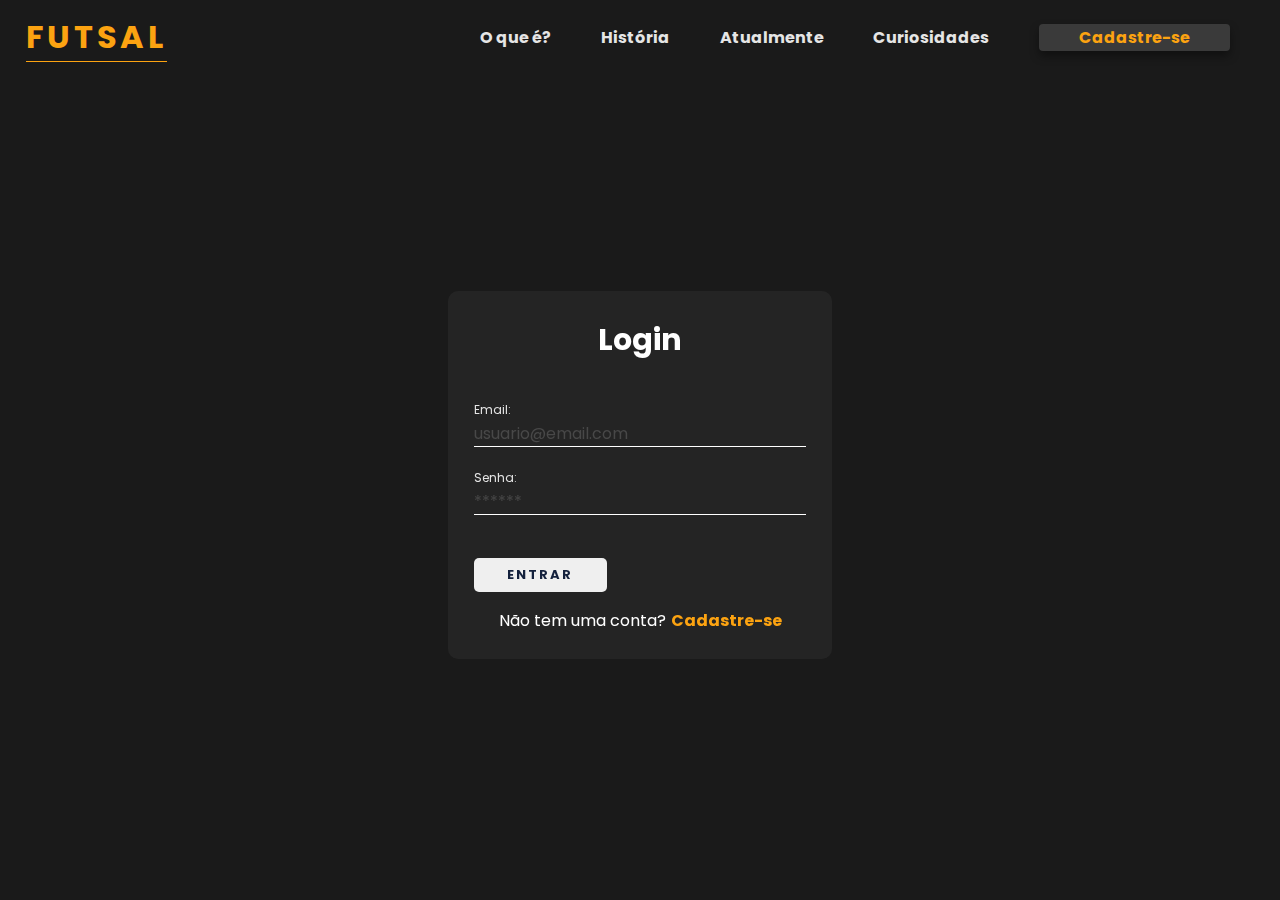
<file: site/public/dashboard/cards.html>
<!DOCTYPE html>
<html lang="pt-br">

<head>
    <link rel="shortcut icon" href="../assets/icon/favicon2.ico" type="image/x-icon">
    <meta charset="UTF-8">
    <meta http-equiv="X-UA-Compatible" content="IE=edge">
    <meta name="viewport" content="width=device-width, initial-scale=1.0">
    <title>AquaTech | Tempo Real</title>

    <link rel="stylesheet" href="../css/style.css">
    <link rel="stylesheet" href="dashboards.css">

    <script src="../js/funcoes.js"></script>
    <link rel="preconnect" href="https://fonts.gstatic.com">
    <link
        href="https://fonts.googleapis.com/css2?family=Exo+2:ital,wght@0,100;0,200;0,300;0,400;0,500;0,600;0,700;0,800;0,900;1,100;1,200;1,300;1,400;1,500;1,600;1,700;1,800;1,900&display=swap"
        rel="stylesheet">
</head>

<body onload="validarSessao(), atualizacaoPeriodica()">

    <div class="janela">


        <div class="header-left dash-header">

            <h1>AquaTech</h1>

            <div class="hello">
                <h3>Olá, <span id="b_usuario">usuário</span>!</h3>
            </div>

            <div class="btn-nav">
                <h3>Aquários</h3>
            </div>

            <div class="btn-nav-white">
                <a href="./dashboard.html">
                    <h3>Gráficos</h3>
                </a>
            </div>

            <div class="btn-nav-white">
                <a href="./mural.html">
                    <h3>Mural de Avisos</h3>
                </a>
            </div>

            <div class="btn-logout" onclick="limparSessao()">
                <h3>Sair</h3>
            </div>

        </div>

        <div class="dash">
            <div class="regua">
                <div class="item-regua perigo-frio">
                    <h4>Perigo</h4>
                    <h2>0°C</h2>
                </div>
                <div class="item-regua alerta-frio">
                    <h4>Alerta</h4>
                    <h2>0°C</h2>
                </div>
                <div class="item-regua ideal">
                    <h4>Ideal</h4>
                    <h2>0°C</h2>
                </div>
                <div class="item-regua alerta-quente">
                    <h4>Alerta</h4>
                    <h2>0°C</h2>
                </div>
                <div class="item-regua perigo-quente">
                    <h4>Perigo</h4>
                    <h2>0°C</h2>
                </div>
            </div>

            <div class="cards">
                <div class="card">
                    <h1>Aquário 1</h1>
                    <div class="temperatura">
                        <p id="temp_aquario_1">-°C</p>
                    </div>
                    <div class="cor-alerta" id="card_1"></div>
                </div>
                <div class="card">
                    <h1>Aquário 1</h1>
                    <div class="temperatura">
                        <p id="temp_aquario_2">-°C</p>
                    </div>
                    <div class="cor-alerta" id="card_2"></div>

                </div>
                <div class="card">
                    <h1>Aquário 1</h1>
                    <div class="temperatura">
                        <p id="temp_aquario_3">-°C</p>
                    </div>
                    <div class="cor-alerta ideal" id="card_3"></div>
                </div>
                <div class="card">
                    <h1>Aquário 1</h1>
                    <div class="temperatura">
                        <p id="temp_aquario_4">-°C</p>
                    </div>
                    <div class="cor-alerta" id="card_4"></div>
                </div>

            </div>

        </div>
    </div>


</body>

<script>

    function atualizacaoPeriodica() {
        obterdados(1);
        obterdados(2);
        obterdados(3);
        obterdados(4);

        function sendData() {
			var http = new XMLHttpRequest();
			http.open('POST', 'http://localhost:3000/api/sendData', false);
			http.send(null);
		}

        setInterval(() => {
			sendData();
		}, 2000);
        setTimeout(atualizacaoPeriodica, 5000);
    }

    function obterdados(idAquario) {
        fetch(`/medidas/tempo-real/${idAquario}`)
            .then(resposta => {

                if (resposta.ok) {
                    resposta.json().then(resposta => {

                        console.log(`Dados recebidos: ${JSON.stringify(resposta)}`);

                        var dados = {
                            temperatura: resposta[0].temperatura,
                        }

                        alertar(resposta[0].temperatura, idAquario);
                    });
                } else {

                    console.error('Nenhum dado encontrado ou erro na API');
                }
            })
            .catch(function (error) {
                console.error(`Erro na obtenção dos dados do aquario p/ gráfico: ${error.message}`);
            });

    }

    function alertar(temperatura, idAquario) {
        var limites = {
            muito_quente: 23,
            quente: 22,
            ideal: 20,
            frio: 10,
            muito_frio: 5
        };

        var classe_temperatura = 'cor-alerta';

        if (temperatura >= limites.muito_quente) {
            classe_temperatura = 'cor-alerta perigo-quente';
            console.log("caiu no 1")
        }
        else if (temperatura < limites.muito_quente && temperatura >= limites.quente) {
            classe_temperatura = 'cor-alerta alerta-quente';
            console.log("caiu no 2")
        }
        else if (temperatura < limites.quente && temperatura > limites.frio) {
            classe_temperatura = 'cor-alerta ideal';
            console.log("caiu no 3")
        }
        else if (temperatura <= limites.frio && temperatura > limites.muito_frio) {
            classe_temperatura = 'cor-alerta alerta-frio';
            console.log("caiu no 4")
        }
        else if (temperatura < limites.min_temperatura) {
            classe_temperatura = 'cor-alerta perigo-frio';
            console.log("caiu no 5")
        }

        var card;

        if (idAquario == 1) {
            temp_aquario_1.innerHTML = temperatura + "°C";
            card = card_1
        } else if (idAquario == 2) {
            temp_aquario_2.innerHTML = temperatura + "°C";
            card = card_2
        } else if (idAquario == 3) {
            temp_aquario_3.innerHTML = temperatura + "°C";
            card = card_3
        } else if (idAquario == 4) {
            temp_aquario_4.innerHTML = temperatura + "°C";
            card = card_4
        }

        // alterando
        card.className = classe_temperatura;

    }

</script>

</html>
</file>
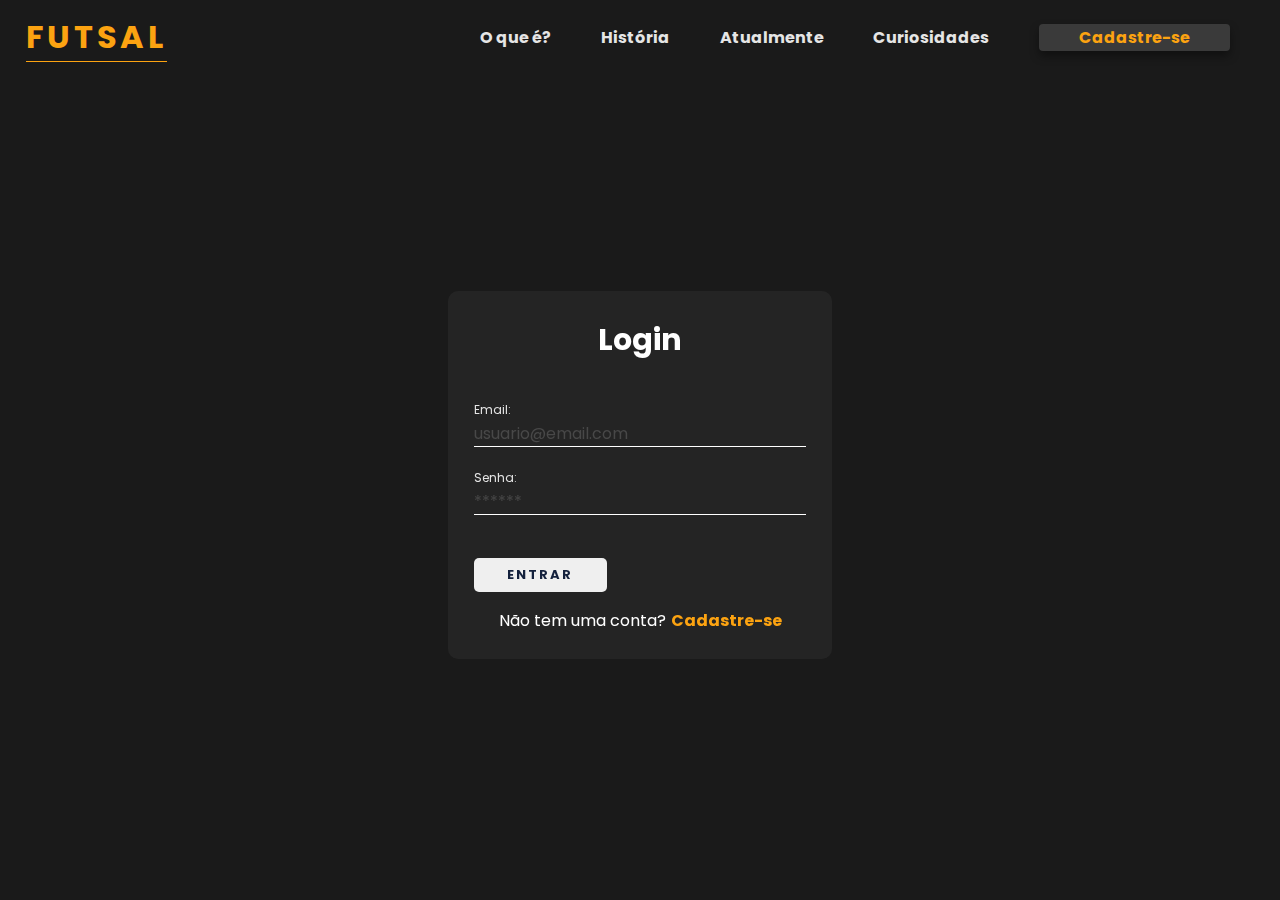
<file: site/public/dashboard/edicao-aviso.html>
<!DOCTYPE html>
<html lang="pt-br">

<head>
    <link rel="shortcut icon" href="../assets/icon/favicon2.ico" type="image/x-icon">
    <meta charset="UTF-8">
    <meta http-equiv="X-UA-Compatible" content="IE=edge">
    <meta name="viewport" content="width=device-width, initial-scale=1.0">
    <title>AquaTech | Página Inicial</title>

    <link rel="stylesheet" href="../css/style.css">
    <link rel="stylesheet" href="./dashboards.css">
    <script src="../js/funcoes.js"></script>

    <link rel="preconnect" href="https://fonts.gstatic.com">
    <link
        href="https://fonts.googleapis.com/css2?family=Exo+2:ital,wght@0,100;0,200;0,300;0,400;0,500;0,600;0,700;0,800;0,900;1,100;1,200;1,300;1,400;1,500;1,600;1,700;1,800;1,900&display=swap"
        rel="stylesheet">
</head>

<body onload="validarSessao(), listarInfosDeUm()" style="background-color: #161618;">
    <!-- <body onload="validarSessao()"> -->

    <div class="janela">


        <div class="header-left">

            <h1>AquaTech</h1>

            <div class="hello">
                <h3>Olá, <span id="b_usuario">usuário</span>!</h3>
            </div>

            <div class="btn-nav-white">
                <a href="cards.html">
                    <h3>Aquários</h3>
                </a>
            </div>

            <div class="btn-nav-white">
                <a href="./dashboard.html">
                    <h3>Gráficos</h3>
                </a>
            </div>

            <div class="btn-nav-white">
                <a href="./mural.html">
                    <h3>Mural de Avisos</h3>
                </a>
            </div>

            <div class="btn-logout" onclick="limparSessao()">
                <h3>Sair</h3>
            </div>

        </div>

        <div class="dash-right">

            <div class="avisos">
                <div class="container">
                    <h1>Editar um aviso</h1>
                    <div class="div-form">
                        <label>
                            ID:
                            <br>
                            <input id="input_id" maxlength="100" type="text" style="color: rgb(196, 196, 196)" disabled>
                        </label>
                        <label>
                            Autor:
                            <br>
                            <input id="input_nome" maxlength="100" type="text" style="color: rgb(196, 196, 196)"
                                disabled>
                        </label>
                        <label>
                            Título:
                            <br>
                            <input id="input_titulo" maxlength="100" type="text" style="color: rgb(196, 196, 196)"
                                disabled>
                        </label>
                        <br>
                        <label>
                            Descrição (máximo de 250 caracteres):
                            <br>
                            <textarea id="textarea_descricao" maxlength="250" rows="5"></textarea>
                        </label>
                        <br>
                        <button onclick="editar()">Editar</button>
                    </div>

                </div>
            </div>
        </div>
    </div>
</body>

</html>

<script>
    function listarInfosDeUm() {
        console.log("Criar função de trazer informações de post escolhido");
    }

    function editar() {
        fetch(`/avisos/editar/${sessionStorage.getItem("ID_POSTAGEM_EDITANDO")}`, {
            method: "PUT",
            headers: {
                "Content-Type": "application/json"
            },
            body: JSON.stringify({
                descricao: textarea_descricao.value
            })
        }).then(function (resposta) {

            if (resposta.ok) {
                window.alert("Post atualizado com sucesso pelo usuario de email: " + sessionStorage.getItem("EMAIL_USUARIO") + "!");
                window.location = "/dashboard/mural.html"
            } else if (resposta.status == 404) {
                window.alert("Deu 404!");
            } else {
                throw ("Houve um erro ao tentar realizar a postagem! Código da resposta: " + resposta.status);
            }
        }).catch(function (resposta) {
            console.log(`#ERRO: ${resposta}`);
        });
    }

</script>
</file>
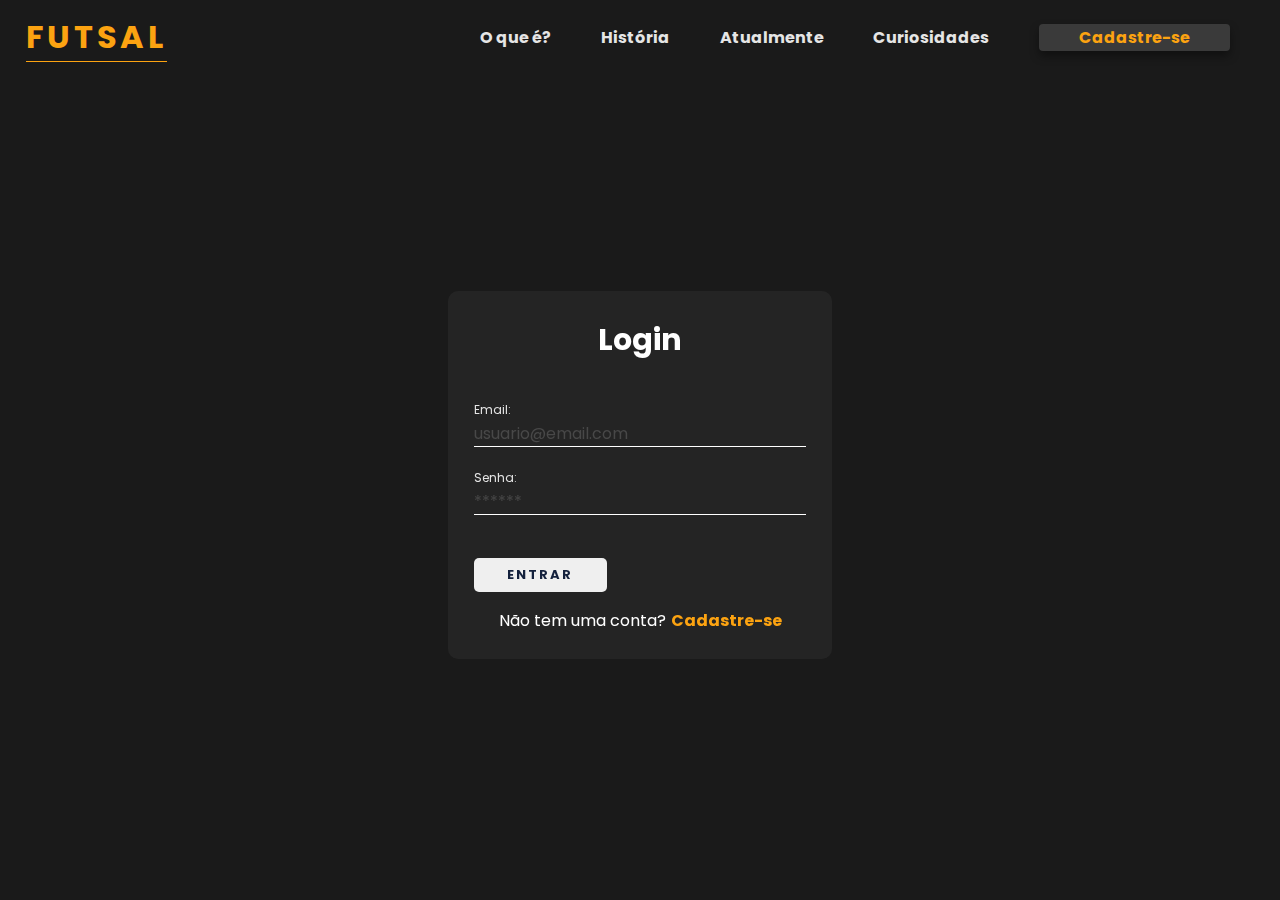
<file: site/public/dashboard/mural.html>
<!DOCTYPE html>
<html lang="pt-br">

<head>
    <link rel="shortcut icon" href="../assets/icon/favicon2.ico" type="image/x-icon">
    <meta charset="UTF-8">
    <meta http-equiv="X-UA-Compatible" content="IE=edge">
    <meta name="viewport" content="width=device-width, initial-scale=1.0">
    <title>AquaTech | Avisos</title>

    <link rel="stylesheet" href="../css/style.css">
    <link rel="stylesheet" href="./dashboards.css">
    <script src="../js/funcoes.js"></script>

    <link rel="preconnect" href="https://fonts.gstatic.com">
    <link
        href="https://fonts.googleapis.com/css2?family=Exo+2:ital,wght@0,100;0,200;0,300;0,400;0,500;0,600;0,700;0,800;0,900;1,100;1,200;1,300;1,400;1,500;1,600;1,700;1,800;1,900&display=swap"
        rel="stylesheet">
</head>

<body onload="validarSessao(), atualizarFeed()" style="background-color: #161618;">
    <!-- <body onload="validarSessao()"> -->

    <div class="janela">


        <div class="header-left">

            <h1>AquaTech</h1>

            <div class="hello">
                <h3>Olá, <span id="b_usuario">usuário</span>!</h3>
            </div>

            <div class="btn-nav-white">
                <a href="cards.html">
                    <h3>Aquários</h3>
                </a>
            </div>

            <div class="btn-nav-white">
                <a href="./dashboard.html">
                    <h3>Gráficos</h3>
                </a>
            </div>

            <div class="btn-nav">
                <h3>Mural de Avisos</h3>
            </div>

            <div class="btn-logout" onclick="limparSessao()">
                <h3>Sair</h3>
            </div>

        </div>

        <div class="dash-right">

            <div class="avisos">
                <div class="container">
                    <h1>Publicar um aviso</h1>
                    <div class="div-form">
                        <form id="form_postagem" method="post" onsubmit="return publicar()">
                            <label>
                                Título:
                                <br>
                                <input name="titulo" id="titulo" maxlength="100" type="text">
                            </label>
                            <br>
                            <label>
                                Descrição (máximo de 250 caracteres):
                                <br>
                                <textarea name="descricao" id="textarea_descricao" maxlength="250" rows="5"></textarea>
                            </label>
                            <br>
                            <button>Enviar</button>
                        </form>
                    </div>
                    <h1>Mural de Avisos</h1>
                    <div class="div-results">
                        <div id="feed_container" class="feed-container">
                        </div>
                    </div>
                </div>
            </div>




            <!-- MODAL -->
            <!-- <div id="div_modal" class="div-modal">
                <div id="modal_backdrop" onclick="fecharModal()" class="modal-backdrop">
                </div>
                <div id="modal_container" class="modal-container">
                    <button class="btn-fechar-modal" onclick="fecharModal()">X</button>
                </div>
            </div> -->

            <!-- AGUARDAR -->
            <!-- <div id="div_aguardar" class="div-aguardar">
                <img src="./assets/aguarde-pink3.gif" id="img_aguarde">
            </div>  -->

        </div>
    </div>




</body>

</html>

<script>
    
    b_usuario.innerHTML = sessionStorage.NOME_USUARIO;

    function limparFormulario() {
        document.getElementById("form_postagem").reset();
    }

    function publicar() {
        var idUsuario = sessionStorage.ID_USUARIO;

        var corpo = {
            titulo: form_postagem.titulo.value,
            descricao: form_postagem.descricao.value
        }

        fetch(`/avisos/publicar/${idUsuario}`, {
            method: "post",
            headers: {
                "Content-Type": "application/json"
            },
            body: JSON.stringify(corpo)
        }).then(function (resposta) {

            console.log("resposta: ", resposta);

            if (resposta.ok) {
                window.alert("Post realizado com sucesso pelo usuario de ID: " + idUsuario + "!");
                window.location = "/dashboard/mural.html";
                limparFormulario();
                finalizarAguardar();
            } else if (resposta.status == 404) {
                window.alert("Deu 404!");
            } else {
                throw ("Houve um erro ao tentar realizar a postagem! Código da resposta: " + resposta.status);
            }
        }).catch(function (resposta) {
            console.log(`#ERRO: ${resposta}`);
            finalizarAguardar();
        });

        return false;

    }

    function editar(idAviso) {
        sessionStorage.ID_POSTAGEM_EDITANDO = idAviso;
        console.log("cliquei em editar - " + idAviso);
        window.alert("Você será redirecionado à página de edição do aviso de id número: " + idAviso);
        window.location = "/dashboard/edicao-aviso.html"

    }

    function deletar(idAviso) {
        console.log("Criar função de apagar post escolhido - ID" + idAviso);
        fetch(`/avisos/deletar/${idAviso}`, {
            method: "DELETE",
            headers: {
                "Content-Type": "application/json"
            }
        }).then(function (resposta) {

            if (resposta.ok) {
                window.alert("Post deletado com sucesso pelo usuario de email: " + sessionStorage.getItem("EMAIL_USUARIO") + "!");
                window.location = "/dashboard/mural.html"
            } else if (resposta.status == 404) {
                window.alert("Deu 404!");
            } else {
                throw ("Houve um erro ao tentar realizar a postagem! Código da resposta: " + resposta.status);
            }
        }).catch(function (resposta) {
            console.log(`#ERRO: ${resposta}`);
        });
    }

    function atualizarFeed() {
        //aguardar();
        fetch("/avisos/listar").then(function (resposta) {
            if (resposta.ok) {
                if (resposta.status == 204) {
                    var feed = document.getElementById("feed_container");
                    var mensagem = document.createElement("span");
                    mensagem.innerHTML = "Nenhum resultado encontrado."
                    feed.appendChild(mensagem);
                    throw "Nenhum resultado encontrado!!";
                }

                resposta.json().then(function (resposta) {
                    console.log("Dados recebidos: ", JSON.stringify(resposta));

                    var feed = document.getElementById("feed_container");
                    feed.innerHTML = "";
                    for (let i = 0; i < resposta.length; i++) {
                        var publicacao = resposta[i];

                        // criando e manipulando elementos do HTML via JavaScript
                        var divPublicacao = document.createElement("div");
                        var spanID = document.createElement("span");
                        var spanTitulo = document.createElement("span");
                        var spanNome = document.createElement("span");
                        var divDescricao = document.createElement("div");
                        var divButtons = document.createElement("div");
                        var btnEditar = document.createElement("button");
                        var btnDeletar = document.createElement("button");


                        spanID.innerHTML = "ID: <b>" + publicacao.idAviso + "</b>";
                        spanTitulo.innerHTML = "Título: <b>" + publicacao.titulo + "</b>";
                        spanNome.innerHTML = "Autor: <b>" + publicacao.nome + "</b>";
                        divDescricao.innerHTML = "Descrição: <b>" + publicacao.descricao + "</b>";
                        btnEditar.innerHTML = "Editar";
                        btnDeletar.innerHTML = "Deletar";

                        divPublicacao.className = "publicacao";
                        spanTitulo.id = "inputNumero" + publicacao.idAviso;
                        spanNome.className = "publicacao-nome";
                        spanTitulo.className = "publicacao-titulo";
                        divDescricao.className = "publicacao-descricao";

                        divButtons.className = "div-buttons"

                        btnEditar.className = "publicacao-btn-editar"
                        btnEditar.id = "btnEditar" + publicacao.idAviso;
                        btnEditar.setAttribute("onclick", `editar(${publicacao.idAviso})`);

                        btnDeletar.className = "publicacao-btn-editar"
                        btnDeletar.id = "btnDeletar" + publicacao.idAviso;
                        btnDeletar.setAttribute("onclick", `deletar(${publicacao.idAviso})`);

                        divPublicacao.appendChild(spanID);
                        divPublicacao.appendChild(spanNome);
                        divPublicacao.appendChild(spanTitulo);
                        divPublicacao.appendChild(divDescricao);
                        divPublicacao.appendChild(divButtons);
                        divButtons.appendChild(btnEditar);
                        divButtons.appendChild(btnDeletar);
                        feed.appendChild(divPublicacao);
                    }

                    finalizarAguardar();
                });
            } else {
                throw ('Houve um erro na API!');
            }
        }).catch(function (resposta) {
            console.error(resposta);
            finalizarAguardar();
        });
    }

    function testar() {
        aguardar();

        var formulario = new URLSearchParams(new FormData(document.getElementById("form_postagem")));

        var divResultado = document.getElementById("div_feed");

        divResultado.appendChild(document.createTextNode(formulario.get("descricao")));
        divResultado.innerHTML = formulario.get("descricao");

        finalizarAguardar();

        return false;
    }

</script>
</file>
<file: site/public/css/index.css>
@import url('https://fonts.googleapis.com/css2?family=Poppins:ital,wght@0,100;0,200;0,300;0,400;0,500;0,600;0,700;0,800;0,900;1,100;1,200;1,300;1,400;1,500;1,600;1,700;1,800;1,900&display=swap');

* {
    padding: 0;
    margin: 0;
    vertical-align: baseline;
    list-style: none;
    border: 0;
    font-family: 'Poppins', sans-serif;
}

html{
    scroll-behavior: smooth;
    overflow-x: hidden;
}

header{
    position: fixed;
    width: 100%;
    z-index: 200;
    backdrop-filter: blur(5px)
}
.container-header {
    background-color: #1a1a1ae0;
    padding: 1% 2%;
    display: flex;
    justify-content: space-between;
    align-items: center;
    color: #FCA311;
    position: relative;
}

.container-header a{
    text-decoration: none;
}

.container-header a h1{
    color: #FCA311;
    border-bottom: 1px solid #FCA311;
    letter-spacing: 4px;
}

.container-header ul {
    display: flex;
    list-style: none;
    justify-content: space-around;
    align-items: center;
}

.navegacao-header {
    /*background-color: antiquewhite;*/
    width: 65%;
    border-radius: 15px;
}

.navegacao-header>ul {
    list-style: none;
    text-decoration: none;
    color: #FCA311;
    font-weight: 700;
}

.navegacao-header a {
    list-style: none;
    text-decoration: none;
    color: #e5e5e5;
    transition: .3s;
}

.navegacao-header a:hover{
    color: #FCA311;
    font-size: 19px;
}


.login{
    background-color: #3a3a3a;
    padding: 0.1% 5%;
    border-radius: 4px;
    box-shadow: 0px 5px 10px rgba(0, 0, 0, 0.4);
    transition: .5s;
}

.login a{
    color: #FCA311;
    transition: all .2s ease-in-out
}

.login:hover{
    background-color: #e5e5e5;
    color: #14213d;
    padding: 0.2% 5.5%;
}

ol,
ul {
    list-style: none;
}

.container-principal {
    background-color: #1a1a1a;
    height: 90vh;
    width: 100%;
    display: flex;
    justify-content: center;
    align-items: center;
}

.principal-esquerda {
    width: 40%;
    height: 40%;
    /*background-color: blueviolet;*/
    display: flex;
    flex-direction: column;
    justify-content: center;
    justify-content: space-evenly;
    color: aliceblue;
}

.principal-esquerda>h1 {
    color: #FCA311;
    text-transform: uppercase;
}

.principal-direita {
    width: 55%;
    height: 90%;
    display: flex;
    align-items: center;
    justify-content: center;
}

.imagem-principal-direita {
    width: 100%;
    filter: drop-shadow(0px 10px 15px rgba(0, 0, 0, 0.412));
}

.conteudo {
    background-color: #1a1a1a;
    height: 100%;
    width: 100%;
    display: flex;
    flex-direction: column;
    justify-content: center;
    align-items: center;
    padding-top: 2%;
    padding-bottom: 2%;
}

.conteudo h1 {
    text-transform: uppercase;
    color: #fff;
}

.titulo-conteudo {
    color: #ffffff;
    text-transform: uppercase;
    letter-spacing: 3px;
}

.oque-e-futsal-container {
    width: 95%;
    height: 50vh;
    display: flex;
    margin-bottom: 3%;
    justify-content: center;
}

.oque-e-futsal-esquerda {
    width: 50%;
    height: 100%;
    display: flex;
    flex-direction: column;
    align-items: center;
    justify-content: center;
    justify-content: space-evenly;
    color: #e5e5e5;
}

.oque-e-futsal-direita {
    width: 20%;
    height: 100%;
    display: flex;
    align-items: center;
    justify-content: center;
}

.imagem-oque-e-futsal{
    height: 80%;
    filter: drop-shadow(0px 10px 15px rgba(0, 0, 0, 0.7));
}

.historia-futsal-container {
    width: 95%;
    height: 50vh;
    display: flex;
    margin-bottom: 3%;
    flex-direction: row-reverse;
    justify-content: center;
}

.historia-futsal-esquerda {
    width: 60%;
    height: 100%;
    display: flex;
    flex-direction: column;
    align-items: center;
    justify-content: center;
    justify-content: space-evenly;
    color: #e5e5e5;
}

.historia-futsal-direita {
    width: 30%;
    height: 100%;
    display: flex;
    align-items: center;
    justify-content: center;
}

.imagem-historia-futsal{
    height: 100%;
    filter: drop-shadow(0px 10px 15px rgba(0, 0, 0, 0.7));
}

.futsal-atualmente-container {
    width: 95%;
    height: 50vh;
    display: flex;
    margin-bottom: 3%;
}

.futsal-atualmente-esquerda {
    width: 55%;
    height: 100%;
    display: flex;
    flex-direction: column;
    align-items: center;
    justify-content: center;
    justify-content: space-evenly;
    color: #e5e5e5;
}

.conteudo h2{
    text-align: center;
    text-decoration: underline;
    color: #FCA311;
    text-transform: uppercase;
}

.conteudo p{
    text-indent: 3ch;
    padding: 1%;
}

.futsal-atualmente-direita{
    width: 45%;
    height: 100%;
    display: flex;
    align-items: center;
    justify-content: center;
    border-bottom: 30px;
}

.video{
    box-shadow: 0px 10px 15px rgba(0, 0, 0, 0.412);
    border-radius: 30px;
}

footer {
    justify-content: center;
    color: #e5e5e5;
}

.footer-container {
    background-color: #252525;
    width: 100%;
    display: flex;
    flex-direction: column;
    justify-content: center;
    align-items: center;
}

.contato-endereco {
    display: flex;
    justify-content: space-between;
    width: 90%;
    padding: 1%;
}

.endereco {
    display: flex;
    flex-direction: column;
}

.contato {
    display: flex;
    flex-direction: column;
}

.redes-sociais{
    display: flex;
    width: 100%;
    margin: 5% 0%;
}
.contato ul{
    display: flex;
    flex-direction: row;
    justify-content: space-between;
    align-items: center;
    width: 100%;
}

.contato li a{
    width: 50px;
    height: 50px;
    background-color: #3a3a3a;
    display: flex;
    flex-direction: row;
    align-items: center;
    justify-content: center;
    border-radius: 50%;
    transition: .3s;
    box-shadow: 0px 5px 10px rgba(0, 0, 0, 0.2);
}

.contato a:hover{
    background-color: #FCA311;
    width: 53px;
    height: 53px;
}

.imagem-rede-social{
    width:60%;
    filter: invert(100);
}

.projeto-individual {
    margin: 1%;
}
</file>
<file: site/public/css/registro.css>
@import url('https://fonts.googleapis.com/css2?family=Poppins:ital,wght@0,100;0,200;0,300;0,400;0,500;0,600;0,700;0,800;0,900;1,100;1,200;1,300;1,400;1,500;1,600;1,700;1,800;1,900&display=swap');

* {
    padding: 0;
    margin: 0;
    vertical-align: baseline;
    list-style: none;
    border: 0;
    font-family: 'Poppins', sans-serif;
}

html {
    scroll-behavior: smooth;
    overflow-x: hidden;
}

body {
    background-color: #1a1a1a;
}

.container-header {
    background-color: #1a1a1a;
    padding: 1% 2%;
    display: flex;
    justify-content: space-between;
    align-items: center;
    color: #FCA311;
}

.container-header a{
    text-decoration: none;
}

.container-header a h1{
    color: #FCA311;
    border-bottom: 1px solid #FCA311;
    letter-spacing: 4px;
}

.container-header ul {
    display: flex;
    list-style: none;
    justify-content: space-around;
    align-items: center;
}

.navegacao-header {
    /*background-color: antiquewhite;*/
    width: 65%;
    border-radius: 15px;
}

.navegacao-header>ul {
    list-style: none;
    text-decoration: none;
    color: #FCA311;
    font-weight: 700;
}

.navegacao-header a {
    list-style: none;
    text-decoration: none;
    color: #e5e5e5;
    transition: .3s;
}

.navegacao-header a:hover{
    color: #FCA311;
    font-size: 19px;
}


.entrar{
    background-color: #3a3a3a;
    padding: 0.1% 5%;
    border-radius: 4px;
    box-shadow: 0px 5px 10px rgba(0, 0, 0, 0.4);
    transition: .5s;
}

.entrar a{
    color: #FCA311;
    transition: all .2s ease-in-out
}

.entrar:hover{
    background-color: #e5e5e5;
    color: #14213d;
    padding: 0.2% 5.5%;
}

ol,
ul {
    list-style: none;
}

.formulario-completo {
    display: flex;
    flex-direction: column;
    align-items: center;
    justify-content: center;
    width: 100%;
    height: 89vh;
}

.login {
    background-color: #e5e5e50d;
    padding: 2%;
    width: 30vw;
    border-radius: 10px;
    display: flex;
    flex-direction: column;
    filter: blur(0px);
}

.login>h2 {
    margin-bottom: 10%;
    font-size: 30px;
    text-align: center;
    color: #fff;
    pointer-events: none;
}

.login .campo {
    position: relative;
    margin-bottom: 2.5%;
}

.campo .validacao {
    color: tomato;
    width: 100%;
    height: 5px;
    margin-top: 5px;
    display: flex;
    align-items: center;
    font-size: 10px;
}

.login .campo>input {
    width: 100%;
    outline: none;
    border: 0;
    background: transparent;
    border-bottom: 1px solid #fff;
    color: #fff;
    font-size: 16px;
}

.campo ::placeholder {
    margin-bottom: 0px;
    color: #e5e5e550;
}

.login .campo > select {
    width: 100%;
    outline: none;
    border: 0;
    background: transparent;
    border-bottom: 1px solid #fff;
    /*color: #e5e5e550;*/
    font-size: 16px;
    background: transparent;
}

.campo option {
    background-color: #252525;
    color: #fff;
}

.campo span {
    color: #e5e5e5;
    font-size: 12px;
}

.select-times {
    width: 100%;
    padding: 0px 0px;
    background: transparent;
    color: #e5e5e550;
    border-bottom: 1px solid #fff;
    font-size: 16px;
    justify-content: space-between;
    margin: 0;
    text-align: start;
}

.container-senhas {
    display: flex;
    justify-content: space-between;
}

.container-senhas .campo {
    width: 45%;
}

.botao {
    width: 40%;
    padding: 2% 4%;
    color: #14213d;
    font-size: 13px;
    text-transform: uppercase;
    letter-spacing: 2px;
    font-weight: 700;
    margin-top: 5%;
    transition: .5s;
    border-radius: 5px;
    border: none;
}

.botao:hover {
    background-color: #fca311;
    border-radius: 5px;
    color: #e5e5e5;
}

.ja-tem-uma-conta {
    display: flex;
    align-items: center;
    justify-content: center;
    margin-top: 5%;
    color: #fff;
}

.ja-tem-uma-conta>span {
    color: #e5e5e5;
    margin-left: 5px;
}

.ja-tem-uma-conta a {
    text-decoration: none;
    color: #FCA311;
    font-weight: 700;
}
</file>
<file: site/public/css/curiosidades.css>
@import url('https://fonts.googleapis.com/css2?family=Poppins:ital,wght@0,100;0,200;0,300;0,400;0,500;0,600;0,700;0,800;0,900;1,100;1,200;1,300;1,400;1,500;1,600;1,700;1,800;1,900&display=swap');

* {
    margin: 0;
    padding: 0;
    box-sizing: border-box;
    font-family: sans-serif;
    font-family: 'Poppins', sans-serif;
}

html{
    scroll-behavior: smooth;
    /*cursor: url(http://www.webcis.com.br/images/lupa-clientes.cur), default;*/
}

body {
    background-color: #1a1a1a;
    overflow-x: hidden;
}

.container-header {
    background-color: #1a1a1a;
    padding: 1% 2%;
    display: flex;
    justify-content: space-between;
    align-items: center;
    color: #FCA311;
}

.container-header a{
    text-decoration: none;
}

.container-header a h1{
    color: #FCA311;
    border-bottom: 1px solid #FCA311;
    letter-spacing: 4px;
}

.container-header ul {
    display: flex;
    list-style: none;
    justify-content: space-around;
    align-items: center;
}

.navegacao-header {
    /*background-color: antiquewhite;*/
    width: 65%;
    border-radius: 15px;
}

.navegacao-header>ul {
    list-style: none;
    text-decoration: none;
    color: #FCA311;
    font-weight: 700;
}

.navegacao-header a {
    list-style: none;
    text-decoration: none;
    color: #e5e5e5;
    transition: .3s;
}

.navegacao-header a:hover{
    color: #FCA311;
    font-size: 19px;
}


.entrar{
    background-color: #3a3a3a;
    padding: 0.1% 5%;
    border-radius: 4px;
    box-shadow: 0px 5px 10px rgba(0, 0, 0, 0.4);
    transition: .5s;
}

.entrar a{
    color: #FCA311;
    transition: all .2s ease-in-out
}

.entrar:hover{
    background-color: #e5e5e5;
    color: #14213d;
    padding: 0.2% 5.5%;
}

ol,
ul {
    list-style: none;
}

main{
    display: flex;
    flex-direction: column;
    align-items: center;
    justify-content: center;
}

main h1{
    color: #e5e5e5;
}

.container-curiosidades{
    width: 90%;
    height: 85vh;
    display: flex;
    flex-direction: column;
}

.curiosidade-inicio{
    width: 100%;
    height: 60%;
    display: flex;
    text-indent: 3ch;
}

.curiosidade-inicio h3{
    color: #FCA311;
    text-align: center;
}

.curiosidade-imagem{
    height: 100%;
    width: 50%;
    display: flex;
    justify-content: center;
}

.curiosidade-imagem .imagem{
    width: 65%;
}

.curiosidade-texto{
    width: 50%;
    height: 100%;
    color: #e5e5e5;
    padding: 1%;
    display: flex;
    flex-direction: column;
    justify-content: space-around;
}

.curiosidade-container-conteudo{
    width: 100%;
    height: 40%;
    display: flex;
    justify-content: space-between;
}

.curiosidade-conteudo{
    width: 30%;
    height: 100%;
    font-size: 14px;
    color: #e5e5e5;
    text-indent: 3ch;
}

.curiosidade-container-conteudo h3{
    color: #FCA311;
    text-align: center;
}

footer {
    justify-content: center;
    color: #e5e5e5;
}

.footer-container {
    background-color: #252525;
    width: 100%;
    display: flex;
    flex-direction: column;
    justify-content: center;
    align-items: center;
}

.contato-endereco {
    display: flex;
    justify-content: space-between;
    width: 90%;
    padding: 1%;
}

.endereco {
    display: flex;
    flex-direction: column;
}

.contato {
    display: flex;
    flex-direction: column;
}

.redes-sociais{
    display: flex;
    width: 100%;
    margin: 5% 0%;
}
.contato ul{
    display: flex;
    flex-direction: row;
    justify-content: space-between;
    align-items: center;
    width: 100%;
}

.contato li a{
    width: 50px;
    height: 50px;
    background-color: #3a3a3a;
    display: flex;
    flex-direction: row;
    align-items: center;
    justify-content: center;
    border-radius: 50%;
    transition: .3s;
    box-shadow: 0px 5px 10px rgba(0, 0, 0, 0.2);
}

.contato a:hover{
    background-color: #FCA311;
    width: 53px;
    height: 53px;
}

.imagem-rede-social{
    width:60%;
    filter: invert(100);
}

.projeto-individual {
    margin: 1%;
}
</file>
<file: site/public/css/login.css>
@import url('https://fonts.googleapis.com/css2?family=Poppins:ital,wght@0,100;0,200;0,300;0,400;0,500;0,600;0,700;0,800;0,900;1,100;1,200;1,300;1,400;1,500;1,600;1,700;1,800;1,900&display=swap');

* {
    margin: 0;
    padding: 0;
    box-sizing: border-box;
    font-family: sans-serif;
    font-family: 'Poppins', sans-serif;
}

html{
    scroll-behavior: smooth;
    overflow-x: hidden;
}

body {
    background-color: #1a1a1a;
}

.container-header {
    background-color: #1a1a1a;
    padding: 1% 2%;
    display: flex;
    justify-content: space-between;
    align-items: center;
    color: #FCA311;
}

.container-header a{
    text-decoration: none;
}

.container-header a h1{
    color: #FCA311;
    border-bottom: 1px solid #FCA311;
    letter-spacing: 4px;
}

.container-header ul {
    display: flex;
    list-style: none;
    justify-content: space-around;
    align-items: center;
}

.navegacao-header {
    /*background-color: antiquewhite;*/
    width: 65%;
    border-radius: 15px;
}

.navegacao-header>ul {
    list-style: none;
    text-decoration: none;
    color: #FCA311;
    font-weight: 700;
}

.navegacao-header a {
    list-style: none;
    text-decoration: none;
    color: #e5e5e5;
    transition: .3s;
}

.navegacao-header a:hover{
    color: #FCA311;
    font-size: 19px;
}

.entrar{
    background-color: #3a3a3a;
    padding: 0.1% 5%;
    border-radius: 4px;
    box-shadow: 0px 5px 10px rgba(0, 0, 0, 0.4);
    transition: .5s;
}

.entrar a{
    color: #FCA311;
    transition: all .2s ease-in-out
}

.entrar:hover{
    background-color: #e5e5e5;
    color: #14213d;
    padding: 0.2% 5.5%;
}

ol,
ul {
    list-style: none;
}

.formulario-completo {
    display: flex;
    flex-direction: column;
    align-items: center;
    justify-content: center;
    width: 100%;
    height: 89vh;
}

.login {
    background-color: #e5e5e50d;
    padding: 2%;
    width: 30vw;
    border-radius: 10px;
    display: flex;
    flex-direction: column;
    filter: blur(0px);
}

.login>h2 {
    margin-bottom: 10%;
    font-size: 30px;
    text-align: center;
    color: #fff;
    pointer-events: none;
}

.login .campo {
    position: relative;
    margin-bottom: 5%;
}

.login .campo>input {
    width: 100%;
    outline: none;
    border: 0;
    background: transparent;
    border-bottom: 1px solid #fff;
    color: #fff;
    font-size: 16px;
}

.campo ::placeholder {
    margin-bottom: 0px;
    color: rgb(72, 72, 72);
    ;
}

.campo span {
    color: #e5e5e5;
    font-size: 12px;
}

.botao{
    width: 40%;
    padding: 2% 4%;
    color: #14213d;
    font-size: 13px;
    text-transform: uppercase;
    letter-spacing: 2px;
    font-weight: 700;
    margin-top: 5%;
    transition: .5s;
    border-radius: 5px;
    border: none;
}

.botao:hover {
    background-color: #fca311;
    border-radius: 5px;
    color: #e5e5e5;
}

.nao-tem-uma-conta {
    display: flex;
    align-items: center;
    justify-content: center;
    margin-top: 5%;
    color: #fff;
}

.nao-tem-uma-conta>span {
    color: #fca311;
    margin-left: 5px;
    font-weight: 700;
    cursor: pointer;
}

.nao-tem-uma-conta a {
    text-decoration: none;
    color: #FCA311;
}

.campo .validacao{
    color: tomato;
    width: 100%;
    height: 5px;
    margin-top: 5px;
    display: flex;
    align-items: center;
    font-size: 10px;
}
</file>
<file: site/public/css/simulador.css>
@import url('https://fonts.googleapis.com/css2?family=Poppins:ital,wght@0,100;0,200;0,300;0,400;0,500;0,600;0,700;0,800;0,900;1,100;1,200;1,300;1,400;1,500;1,600;1,700;1,800;1,900&display=swap');

* {
    margin: 0;
    padding: 0;
    box-sizing: border-box;
    font-family: sans-serif;
    font-family: 'Poppins', sans-serif;
}

html{
    scroll-behavior: smooth;
    overflow-x: hidden;
}

body {
    background-color: #1a1a1a;
}

.container-header {
    background-color: #1a1a1a;
    padding: 1% 2%;
    display: flex;
    justify-content: space-between;
    align-items: center;
    color: #FCA311;
}

.container-header a{
    text-decoration: none;
}

.container-header a h1{
    color: #FCA311;
    border-bottom: 1px solid #FCA311;
    letter-spacing: 4px;
}

.container-header ul {
    display: flex;
    list-style: none;
    justify-content: space-around;
    align-items: center;
}

.navegacao-header {
    /*background-color: antiquewhite;*/
    width: 65%;
    border-radius: 15px;
}

.navegacao-header>ul {
    list-style: none;
    text-decoration: none;
    color: #FCA311;
    font-weight: 700;
}

.navegacao-header a {
    list-style: none;
    text-decoration: none;
    color: #e5e5e5;
    transition: .3s;
}

.navegacao-header a:hover{
    color: #FCA311;
    font-size: 19px;
}


.entrar{
    background-color: #3a3a3a;
    padding: 0.1% 5%;
    border-radius: 4px;
    box-shadow: 0px 5px 10px rgba(0, 0, 0, 0.4);
    transition: .5s;
}

.entrar a{
    color: #FCA311;
    transition: all .2s ease-in-out
}

.entrar:hover{
    background-color: #e5e5e5;
    color: #14213d;
    padding: 0.2% 5.5%;
}

ol,
ul {
    list-style: none;
}

.container {
    width: 100vw;
    height: 89vh;
    background-color: #121212;
    display: flex;
    flex-direction: column;
    justify-content: center;
    align-items: center;
}

.quadro-finais {
    width: 95vw;
    height: 85vh;
    background-color: rgba(130, 130, 130, 0.5);
    display: flex;
    flex-direction: column;
    justify-content: space-evenly;
    align-items: center;
    border-radius: 5px;
    box-shadow: 0px 10px 50px rgba(55, 55, 55, 0.3)
}

.quadro-finais h1{
    margin: 0;
}

.fileira{
    width: 100%;
    height: 25%;
    display: flex;
    justify-content: space-evenly;
}

.jogo{
    width: 20%;
    height: 100%;
    display: flex;
    flex-direction: column;
    justify-content: space-between;
    background-color: #7d7d7d;
    border-radius: 5px;
    box-shadow: 0px 5px 10px rgba(0, 0, 0, 0.25);
}

.confronto{
    width: 100%;
    height: 75%;
    display: flex;
    justify-content: space-between;
    align-items: center;
}

.container-time{
    width: 45%;
    height: 100%;
    display: flex;
    flex-direction: column;
    text-align: center;
    align-items: center;
    justify-content: space-evenly;
}

.container span{
    font-weight: 600;
}

.time{
    display: flex;
    flex-direction: column;
    align-items: center;
    width: 100%;
}

.time span{
    font-weight: 600;
    color: #ffffff;
}

.imagem-time{
    width: 60%;
    display: flex;
    flex-direction: column;
    justify-content: center;
    align-items: center;
    filter: drop-shadow(0px 1px 10px rgba(0, 0, 0, 0.2));
}

.placar{
    height: 25%;
    width: 100%;
    display: flex;
    justify-content: space-evenly;
    align-items: center;
    background-color: #e5e5e5;
    border-radius: 5px;
    font-size: 150%;
}

.botao{
    background-color: #fff;
    width: 25%;
    height: 5%;
    border-radius: 5px;
    font-size: 100%;
    font-weight: 600;
    text-transform: uppercase;
    letter-spacing: 1px;
    border: none;
    box-shadow: 0px 5px 10px rgba(0, 0, 0, 0.25);
}
</file>
<file: site/public/css/style.css>
@import url('https://fonts.googleapis.com/css2?family=Barlow:ital,wght@0,100;0,200;0,300;0,400;0,500;0,600;0,700;0,800;0,900;1,100;1,200;1,300;1,400;1,500;1,600;1,700;1,800;1,900&display=swap');

body {
  margin: 0;
  padding: 0;
  font-family: 'Barlow', "Segoe UI", Tahoma, Geneva, Verdana, sans-serif;
  background-color: black;
}

.container {
  width: 80%;
  margin: auto;
  display: flex;
}

.header {
  border-bottom: 3px solid #32b9cd;
}

.header .container {
  justify-content: space-between;
}

.header a {
  text-decoration: none;
  color: #e3b062;
}

.agora {
  font-weight: 800;
}

.navbar {
  width: 300px;
  display: flex;
  align-items: center;
  justify-content: space-between;
  list-style: none;
  color: #e3b062;
}


.titulo {
  color: #32b9cd;
  width: fit-content;
  font-weight: 500;
}


/* BANNER */

.banner {
  height: fit-content;
  padding: 40px 0;
  color: white;
  background-image: url(".././assets/imgs/bg-jelly-fish-para_outras_pags.png");
  background-size: cover;
}

.banner .container {
  height: 400px;
  font-size: 36px;
  justify-content: center;
  align-items: center;
}

.tamanho-conteudo { 
  height: fit-content !important;
}

.banner p {
  width: 50%;
  margin: 0;
  padding: 0;
  width: 280px;
  font-size: 36px;
}

.banner .container span {
  font-weight: 800;
}

/* missao visao valores */

.social {
  background-color: #e5e5e5;
  display: flex;
}

.social .container{
  justify-content: center;
}

.box img {
  width: 170px;
}

.social .container .boxes {
  display: flex;
}

.social p {
  text-align: center;
}

.box {
  margin: 10px;
  display: flex;
  flex-direction: column;
  align-items: center;
}


.box {
  margin-top: 50px;
  display: flex;
  flex-direction: column;
  align-items: center;
}


/* FOOTER */

.footer {
  background-color: #32b9cd;
  height: 150px;
  color: #fff;
  display: flex;
  font-size: 15px;
}

.footer .container {
  justify-content: center;
  text-align: center;
}

.footer .container .version {
  font-size: 12px;
}


/* LOGIN */

.banner .container .card {
  background-color: #e5e5e5;
  height: fit-content;
  width: 400px;
  display: flex;
  flex-direction: column;
  color: palevioletred;
  align-items: center;
  border-radius: 4px;
}

.card {
  display: flex;
  justify-content: space-around;
}

.card h2 {
  font-size: 30px;
}

.card h4 {
  font-size: 16px;
}

.banner #div_erros_login {
  margin-top: 15px;
}

button {
  cursor: pointer;
}

/* FORMULARIO */

.alerta_erro{
  display: flex;
  justify-content: flex-end;
}

.card_erro {
  display: none;
  background-color: #fff;
  color: black;
  width: 230px;
  position: fixed;
  border-radius: 4px;
  border: #e6005a 3px solid;
  padding: 10px;
  margin-right: 10%;
}

.card_erro #mensagem_erro{
  font-weight: 500;
  font-size: 20px;
}

.formulario .tipo_campo {
  font-size: 20px;
  font-weight: 600 !important;
}

.formulario {
  display: flex;
  flex-direction: column;
}

input {
  margin-bottom: 10px;
  border: 2px solid #32b9cd;
  padding: 10px;
  text-align: center;
  border-radius: 10px;
}

.btn {
  font-family: "Barlow", sans-serif;
  border: 0;
  border-radius: 5px;
  font-weight: 600;
  font-size: 18px;
  padding: 10px 15px;
  color: white;
  background-color: #e6005a;
  width: 120px;
  align-self: center;
  margin-top: 5px;
}

.loading-div {
  width: 50px;
  margin: auto;
  display: none;
}

.loading-div img {
  height: 50px;
  width: 50px;
}

/* PAGINA DOS GRÁFICOS */

.janela {
  display: flex;
  width: 100vw;
}

.header-left a {
  text-decoration: none;
  color: white;
}

.header-left {
  position: fixed;
  top: 0;
  left: 0;
  z-index: 999;
  height: 100vh;
  width: 25%;
  display: flex;
  flex-direction: column;
  justify-content: space-evenly;
  align-items: center;
  border-right: 3px solid #32b9cd;
  background-color: #212124;
  /* border: 3px solid pink; */
}

.dash-right {
  display: flex;
  width: 75%;
  height: fit-content;
  background-color: #161618;
  position: relative;
  top: 0;
  left: 25%;
}

.header-left h1 {
  color: #32b9cd;
}

.hello {
  width: 100%;
  display: flex;
  justify-content: center;
}

.hello h3 {
  color: #e3b062;
  font-weight: 300;
  font-size: 1.2rem;
}

.hello h3 span {
  font-weight: 800;
}

.btn-nav {
  width: 40%;
  color: white;
  background-color: #e6005a;
  border-radius: 5px;
  text-align: center;
  padding: 2% 5%;
}

.btn-nav-white {
  width: 40%;
  background-color: white;
  border: 3px solid #e6005a;
  border-radius: 5px;
  text-align: center;
  padding: 2% 5%;
}

.btn-nav-white h3 {
  color: #e6005a;
  padding: 0;
  margin: 0;
}

.btn-nav h3,
.btn-logout h3 {
  margin: 0;
  padding: 0;
}

.btn-logout {
  margin: 0;
  padding: 0;
  width: 20%;
  background-color: #32b9cd;
  color: white;
  border-radius: 10px;
  text-align: center;
  padding: 10px 15px;
  margin-bottom: 100px;
  cursor: pointer;
}

/* pagina extra - simulador */
.simulador {
  color: white;

}

.simulador .container {
  flex-direction: column
}
</file>
<file: site/public/dashboard/dashboards.css>
/* pagina mural */

*,
body {
  font-family: "Exo 2", sans-serif;
}

.avisoCaptura {
  display: flex;
  justify-content: center;
}

.dash-right .avisos {
  width: 100%;
  /* border: 3px solid pink; */
  color: rgb(216, 216, 216);
  font-family: "Exo 2", sans-serif;
}

.dash-right .avisos .container {
  display: flex;
  flex-direction: column;
  align-items: center;
}

.dash-right .avisos .container .div-form {
  width: 100%;
}

.dash-right .avisos .container .div-form #form_postagem {
  width: 100%;
}

.dash-right .avisos .div-form label {
  width: 100%;
}

.dash-right .avisos .div-form input {
  width: 100%;
  border-radius: 5px;
}

.dash-right .avisos .div-form textarea {
  width: 100%;
  /* color: #E6005A; */
  border: 3px solid #e6005a;
  background-color: white;
  border-radius: 5px;
}

.dash-right .avisos .div-form button {
  cursor: pointer;
  font-family: "Exo 2", sans-serif;
  border: 0;
  border-radius: 5px;
  font-weight: 600;
  font-size: 18px;
  padding: 10px 15px;
  color: white;
  background-color: #e6005a;
  width: 120px;
}

.publicacao-btn-editar {
  cursor: pointer;
  font-family: "Exo 2", sans-serif;
  border: 0;
  border-radius: 5px;
  font-weight: 600;
  font-size: 14px;
  padding: 5px 8px;
  color: white;
  background-color: #e6005a;
  width: 80px;
}

.publicacao {
  display: flex;
  flex-wrap: wrap;
  align-content: stretch;
  flex-direction: column;
  justify-content: center;
  align-items: stretch;
  border-bottom: 3px solid #e6005a;
  padding: 20px;
}

.publicacao > *:not(:last-child) {
  padding: 0 0 10px 0;
}

.div-results {
  width: 100%;
}

.div-results .feed-container {
  background-color: #212124;
  border-radius: 5px;
  margin-bottom: 80px;
}

.div-buttons {
  display: flex;
  justify-content: flex-end;
}

.div-buttons > * {
  margin-left: 30px;
}

/* pagina graficos */

.dash-header {
  background-color: #212124;
}

.dash {
  width: 75%;
  position: relative;
  top: 0;
  left: 25%;
  background-color: #161618;

  /* width: 75%;
    display: flex;
    background-color: #161618;
    flex-direction: column;
    align-items: center;
    justify-content: space-around;*/
  height: 100vh;
}

.regua {
  display: flex;
  flex-wrap: wrap;
  justify-content: center;
  width: 100%;
  margin-top: 30px;
}

.perigo-frio {
  background-color: #5c6bc0;
}

.perigo-quente {
  background-color: #ff7043;
}

.alerta-frio {
  background-color: #42a5f5;
}

.alerta-quente {
  background-color: #ffee58;
}

.ideal {
  background-color: #9ccc65;
}

.item-regua {
  padding: 5px;
  width: 15%;
  margin: 5px;
  text-align: center;
  padding-top: 15px;
}

.cards {
  display: flex;
  flex-wrap: wrap;
  justify-content: center;
  height: 450px;
  width: 100%;
  align-items: center;
  color: white;
}

.card {
  margin: 2%;
  width: 40%;
  flex-wrap: wrap;
  display: flex;
  text-align: center;
  height: 180px;
  justify-content: right;
  background-color: #212124;
  font-size: 20px;
}

.card p {
  margin: 0;
  font-size: 50px;
  font-weight: lighter;
  text-align: left;
}

.cards h1 {
  font-size: 22px;
  width: 100%;
  border-bottom: solid white 1px;
  text-align: left;
  font-weight: lighter;
  margin: 20px;
}

.temperatura,
.umidade {
  margin: 5px;
  margin-left: 20px;
  width: 75%;
}

.cor-alerta {
  width: 13%;
  height: 30%;
  border-radius: 50px;
  margin-top: 6%;
  /* background-color: #c7c7c7; */
}

.btns-dash {
  display: flex;
  align-items: center;
  justify-content: center;
  margin-top: 30px;
}

.graph {
  width: 60%;
  margin: auto;
  padding-top: 10px;
}

.tituloGraficos {
  color: rgb(216, 216, 216);
  display: flex;
  justify-content: center;
}

.btn-chart {
  font-family: "Exo 2", sans-serif;
  border: 0;
  font-weight: 600;
  font-size: 18px;
  padding: 10px 15px;
  color: #e6005a;
  background-color: white;
  margin: 5px;
  border-radius: 3px;
}
</file>
